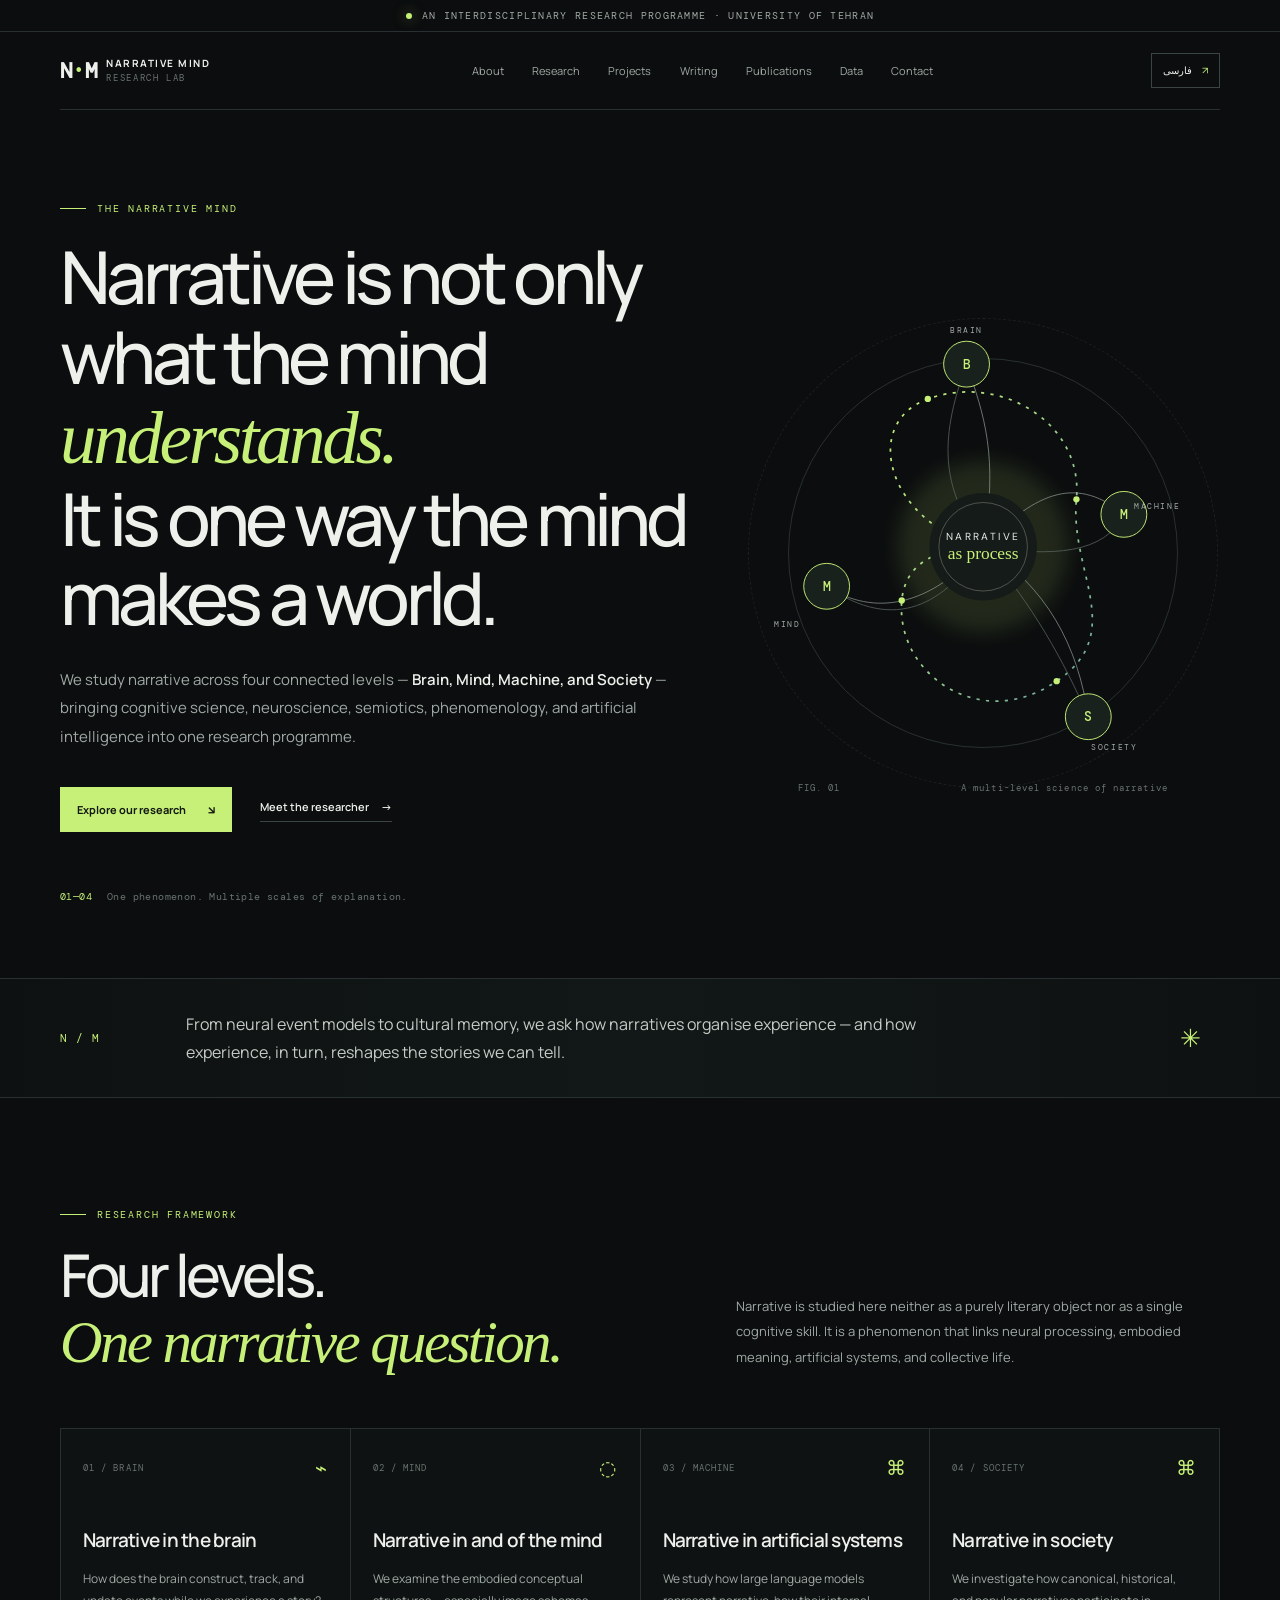
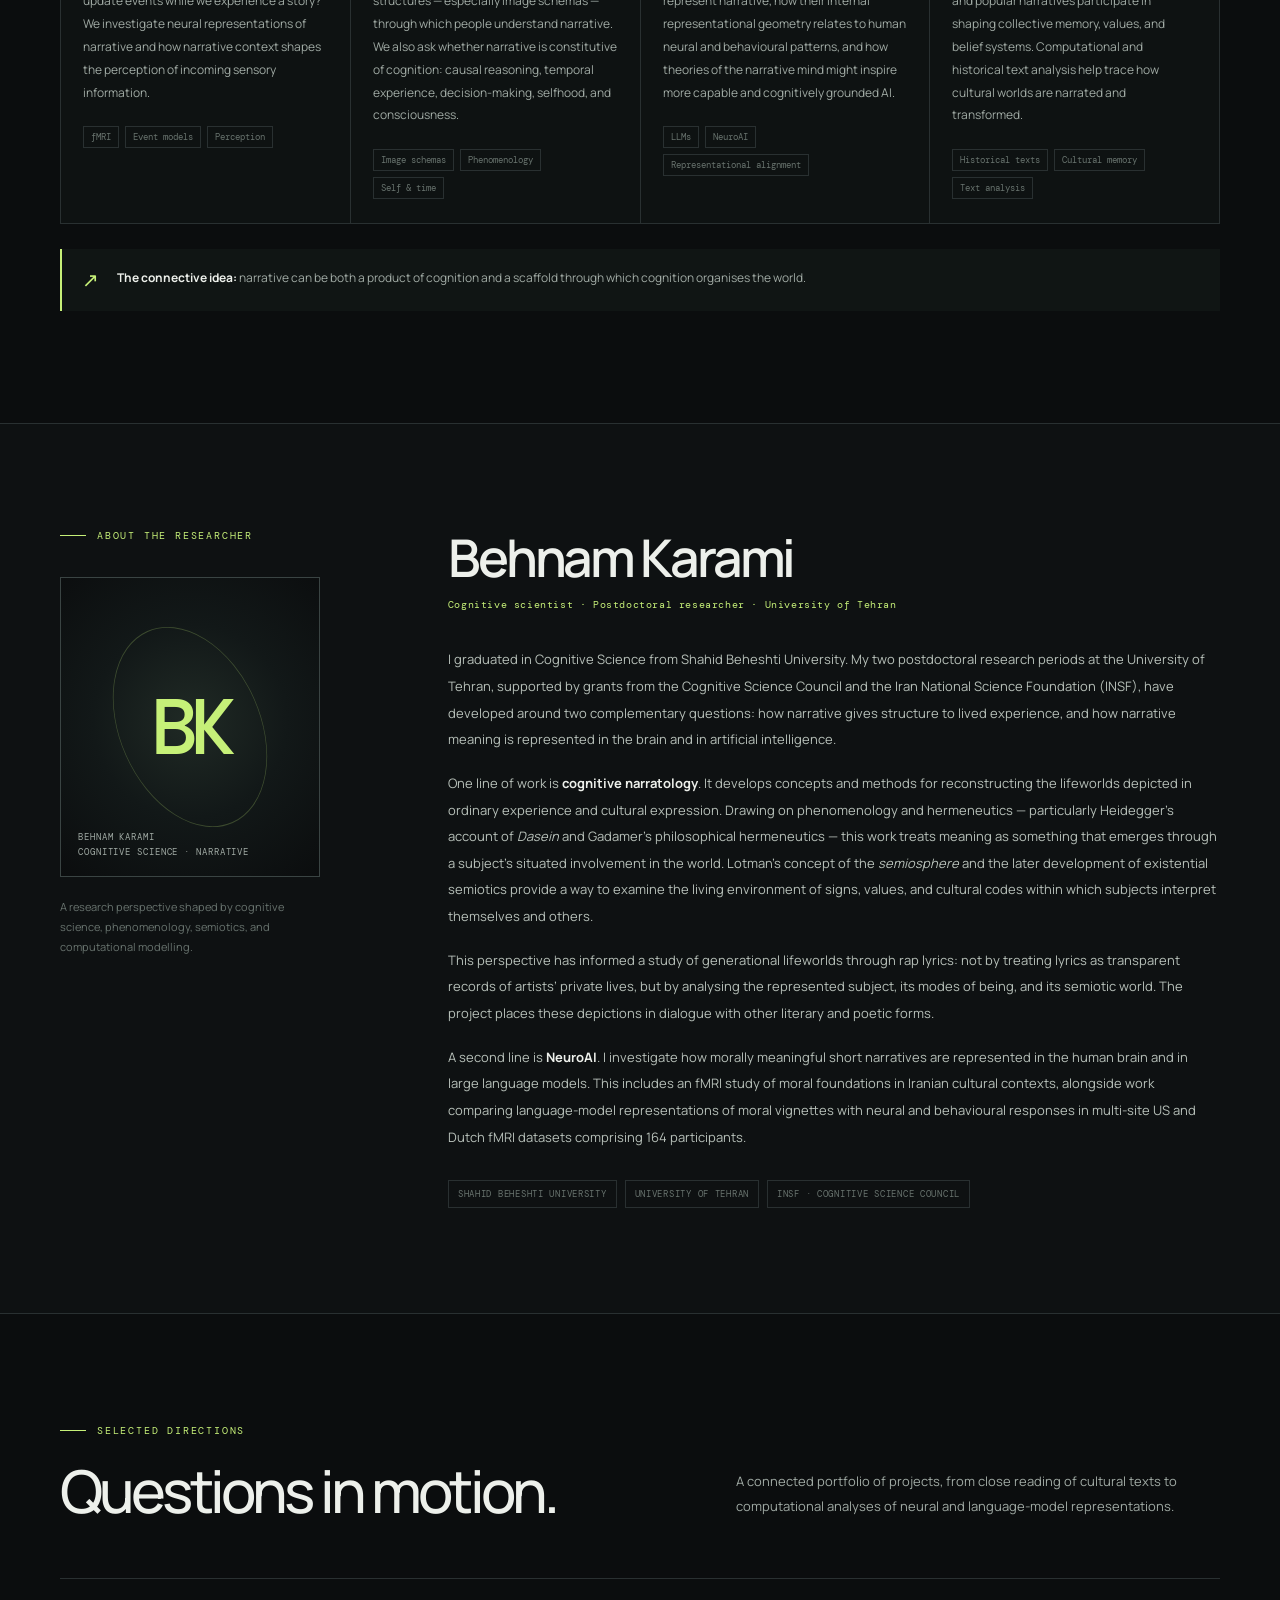
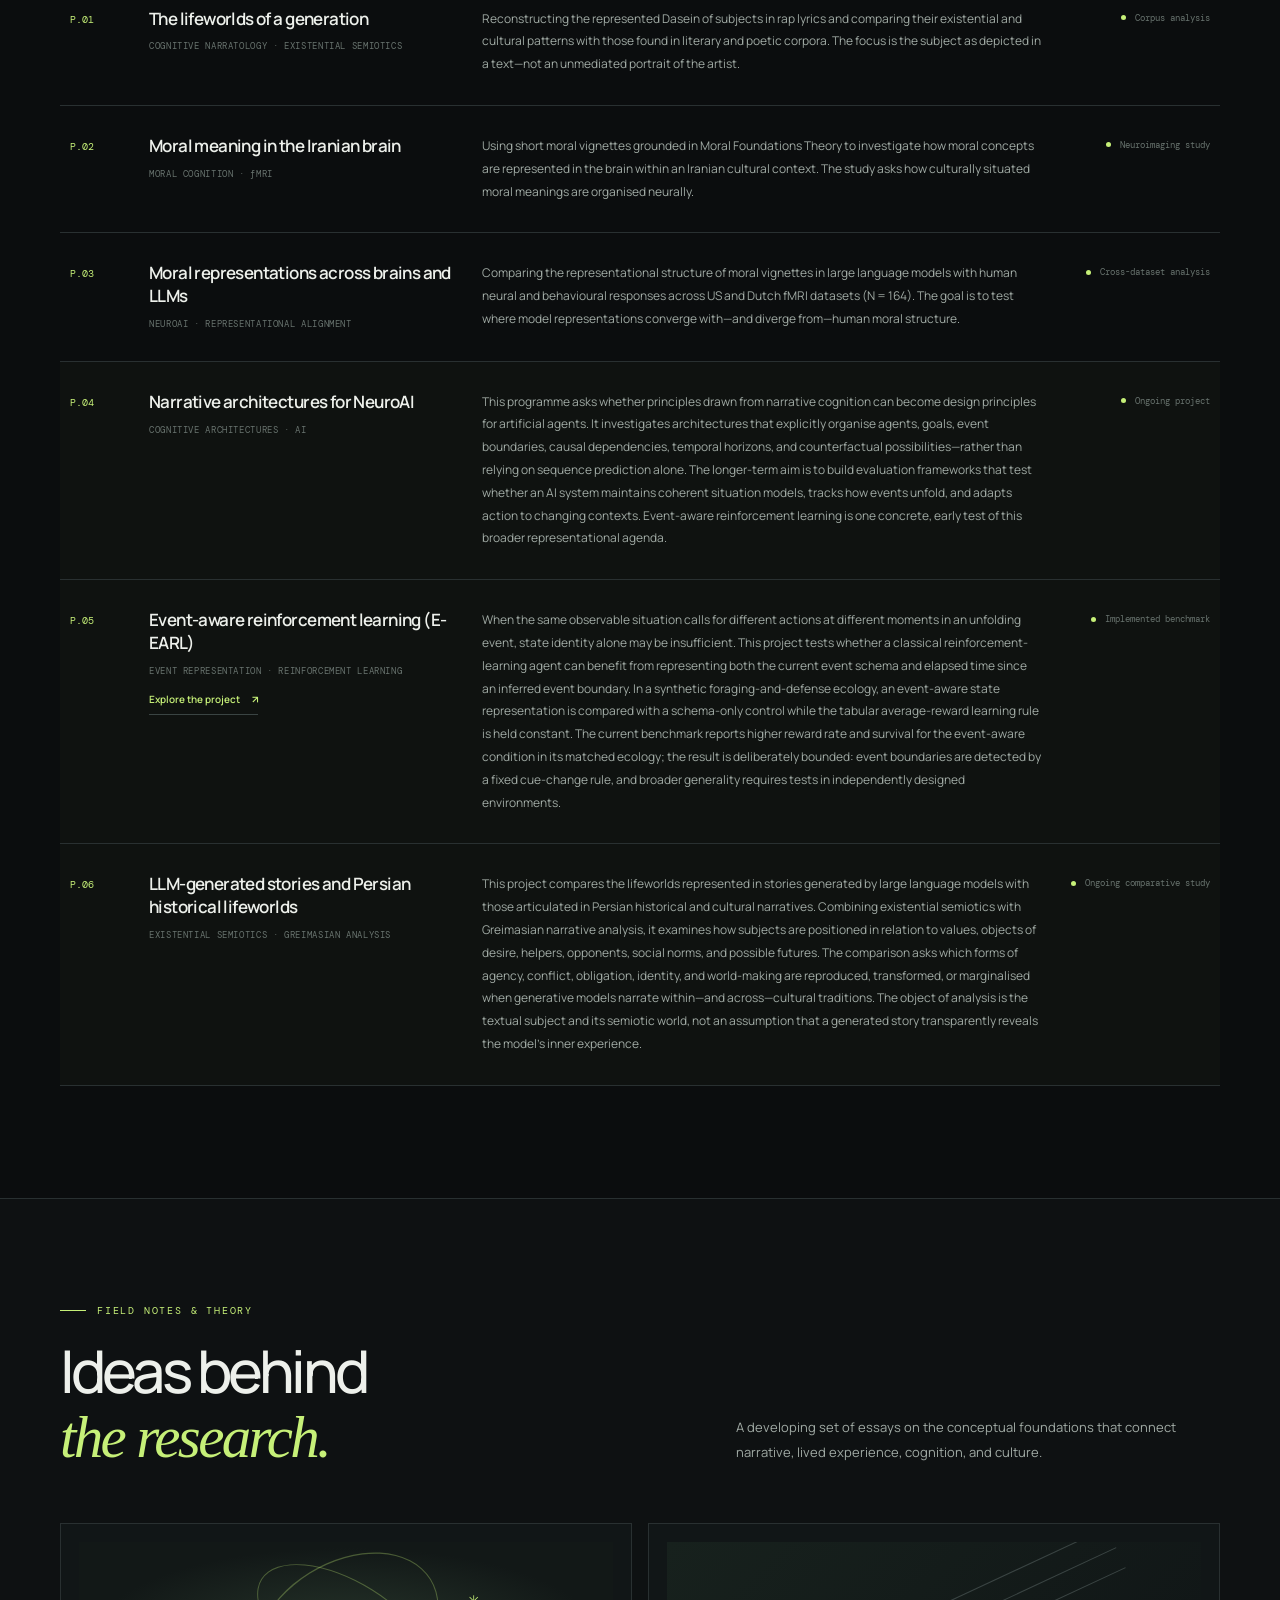
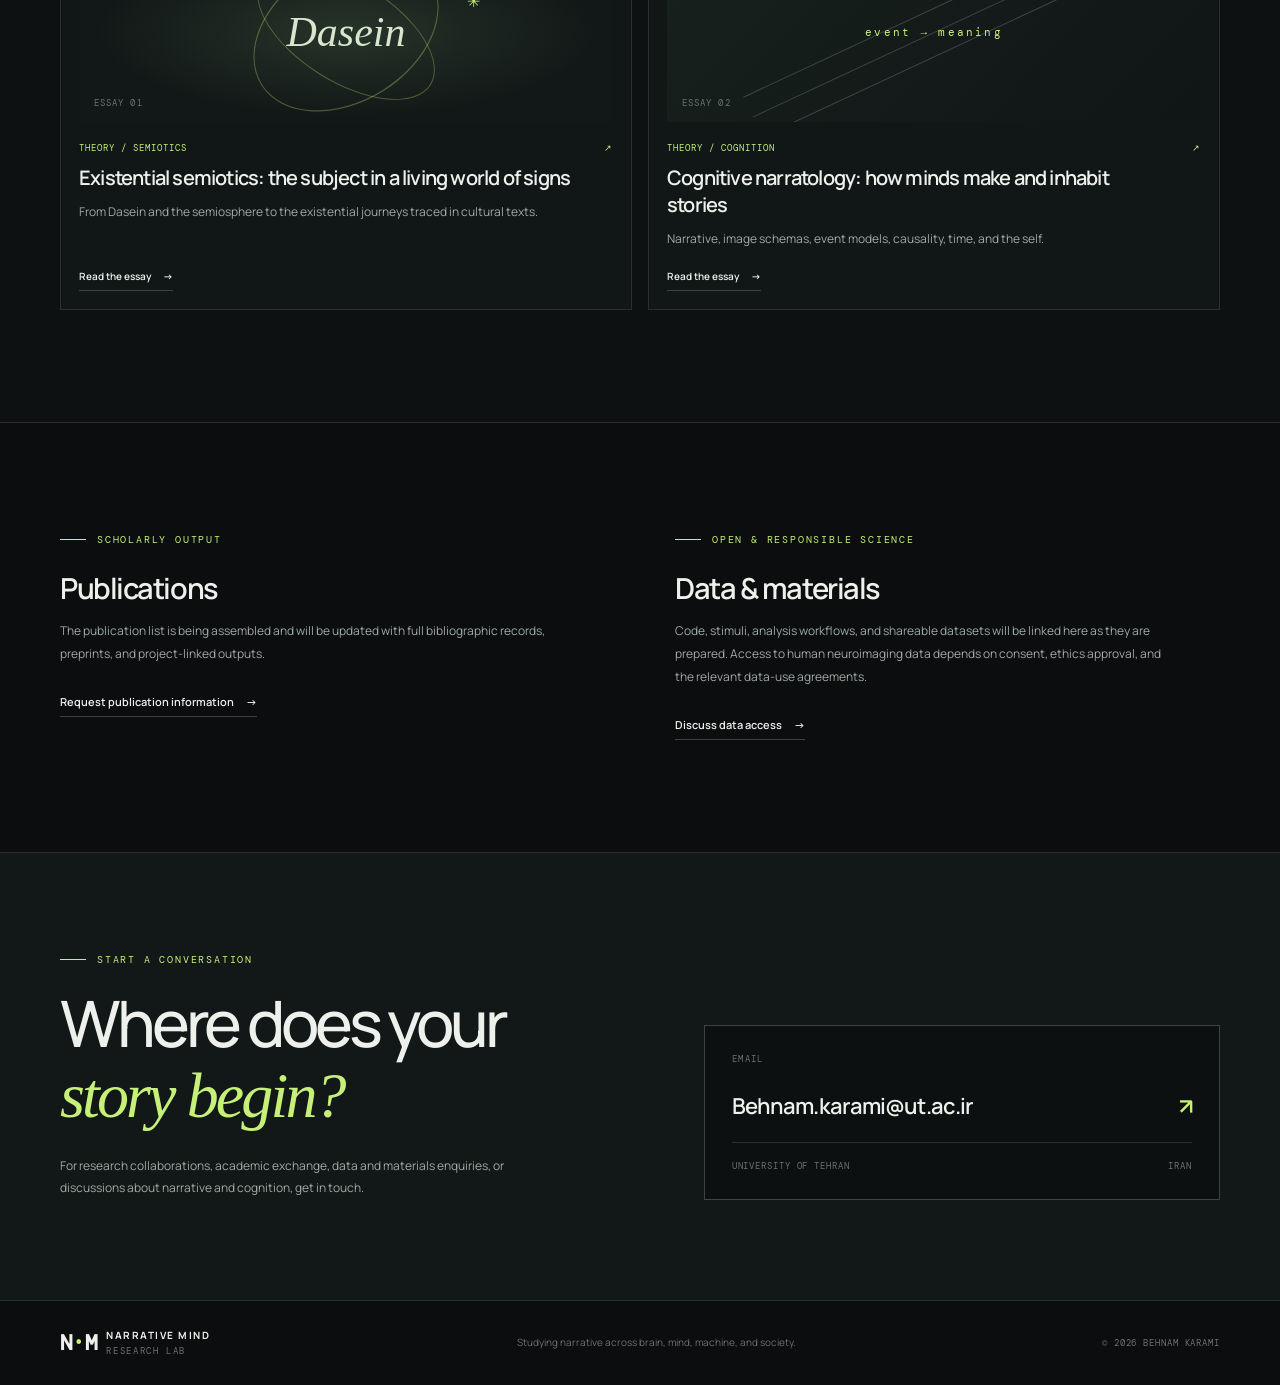
<file: index.html>
<!doctype html>
<html lang="en" dir="ltr">
<head>
  <meta charset="utf-8">
  <meta name="viewport" content="width=device-width, initial-scale=1">
  <meta name="theme-color" content="#0b0d0e">
  <meta name="description" content="Behnam Karami — Narrative Mind Lab. Research on narrative across brain, mind, machine, and society.">
  <title>Narrative Mind Lab — Behnam Karami</title>
  <link rel="icon" type="image/svg+xml" href="assets/favicon.svg">
  <link rel="preconnect" href="https://fonts.googleapis.com">
  <link rel="preconnect" href="https://fonts.gstatic.com" crossorigin>
  <link href="https://fonts.googleapis.com/css2?family=DM+Mono:wght@400;500&family=DM+Sans:wght@400;500;600;700&family=Manrope:wght@400;500;600;700;800&family=Vazirmatn:wght@400;500;600;700&display=swap" rel="stylesheet">
  <link rel="stylesheet" href="assets/styles.css">
  <script defer src="assets/site.js"></script>
</head>
<body>
  <div class="announcement-line"><span class="line-dot"></span><span class="lang-en">An interdisciplinary research programme · University of Tehran</span><span class="lang-fa" hidden>برنامه‌ای پژوهشی میان‌رشته‌ای · دانشگاه تهران</span></div>
  <header class="site-header">
    <a class="brand" href="index.html" aria-label="Narrative Mind Lab home">
      <span class="brand-mark">N<span>·</span>M</span>
      <span class="brand-copy"><strong>NARRATIVE MIND</strong><small>RESEARCH LAB</small></span>
    </a>
    <button class="menu-toggle" aria-label="Open navigation" aria-expanded="false"><span></span><span></span></button>
    <nav class="nav-links" aria-label="Main navigation">
      <a href="#about"><span class="lang-en">About</span><span class="lang-fa" hidden>درباره</span></a>
      <a href="#research"><span class="lang-en">Research</span><span class="lang-fa" hidden>پژوهش</span></a>
      <a href="#projects"><span class="lang-en">Projects</span><span class="lang-fa" hidden>پروژه‌ها</span></a>
      <a href="#writing"><span class="lang-en">Writing</span><span class="lang-fa" hidden>نوشتارها</span></a>
      <a href="#publications"><span class="lang-en">Publications</span><span class="lang-fa" hidden>انتشارات</span></a>
      <a href="#data"><span class="lang-en">Data</span><span class="lang-fa" hidden>داده‌ها</span></a>
      <a href="#contact"><span class="lang-en">Contact</span><span class="lang-fa" hidden>تماس</span></a>
    </nav>
    <button class="language-switch" type="button" aria-label="Switch language"><span class="lang-en">فارسی</span><span class="lang-fa" hidden>English</span><span class="switch-icon">↗</span></button>
  </header>

  <main>
    <section class="hero section-shell" id="top">
      <div class="hero-copy">
        <p class="eyebrow"><span class="eyebrow-rule"></span><span class="lang-en">THE NARRATIVE MIND</span><span class="lang-fa" hidden>ذهنِ روایت‌مند</span></p>
        <h1 class="lang-en">Narrative is not only what the mind <em>understands.</em><br>It is one way the mind makes a world.</h1>
        <h1 class="lang-fa" hidden>روایت فقط چیزی نیست که ذهن آن را <em>می‌فهمد؛</em><br>روایت یکی از راه‌هایی است که ذهن به جهان معنا می‌دهد.</h1>
        <p class="hero-subtitle lang-en">We study narrative across four connected levels — <strong>Brain, Mind, Machine, and Society</strong> — bringing cognitive science, neuroscience, semiotics, phenomenology, and artificial intelligence into one research programme.</p>
        <p class="hero-subtitle lang-fa" hidden>ما روایت را در چهار سطحِ به‌هم‌پیوسته بررسی می‌کنیم: <strong>مغز، ذهن، ماشین و جامعه</strong>؛ و علوم شناختی، علوم اعصاب، نشانه‌شناسی، پدیدارشناسی و هوش مصنوعی را در یک برنامه پژوهشی گرد هم می‌آوریم.</p>
        <div class="hero-actions">
          <a class="button button-primary" href="#research"><span class="lang-en">Explore our research</span><span class="lang-fa" hidden>حوزه‌های پژوهش</span><span aria-hidden="true">↘</span></a>
          <a class="text-link" href="#about"><span class="lang-en">Meet the researcher</span><span class="lang-fa" hidden>آشنایی با پژوهشگر</span><span aria-hidden="true">→</span></a>
        </div>
        <div class="hero-meta"><span class="meta-number">01—04</span><span class="lang-en">One phenomenon. Multiple scales of explanation.</span><span class="lang-fa" hidden>یک پدیده؛ چندین سطح تبیین.</span></div>
      </div>
      <div class="hero-visual" aria-label="A visual map connecting brain, mind, machine, and society through narrative">
        <div class="visual-orbit orbit-one"></div><div class="visual-orbit orbit-two"></div>
        <svg class="narrative-graphic" viewBox="0 0 600 570" role="img" aria-labelledby="graphic-title">
          <title id="graphic-title">Narrative across brain, mind, machine and society</title>
          <defs>
            <linearGradient id="route" x1="0" y1="0" x2="1" y2="1"><stop offset="0" stop-color="#c6f078"/><stop offset="1" stop-color="#6eaaa0"/></linearGradient>
            <filter id="soft"><feGaussianBlur stdDeviation="13"/></filter>
          </defs>
          <circle cx="300" cy="278" r="108" fill="#c6f078" opacity=".12" filter="url(#soft)"/>
          <path d="M300 278 C180 250 144 122 230 91 C322 58 427 121 418 218 C409 309 483 387 393 448 C298 514 189 440 197 346 C202 296 243 280 300 278Z" fill="none" stroke="url(#route)" stroke-width="2.2" stroke-dasharray="4 8"/>
          <path d="M300 278 C370 204 421 190 478 237 M300 278 C233 354 162 367 102 328 M300 278 C320 163 301 111 279 47 M300 278 C380 328 420 403 433 493" fill="none" stroke="#89958c" stroke-width="1.2" opacity=".8"/>
          <path d="M300 278 C250 207 241 150 279 47 M300 278 C389 291 454 287 478 237 M300 278 C251 350 190 388 102 328 M300 278 C365 355 401 421 433 493" fill="none" stroke="#59635e" stroke-width="1"/>
          <circle cx="300" cy="278" r="68" fill="#151b19"/>
          <circle cx="300" cy="278" r="56" fill="none" stroke="#e7e1d4" stroke-opacity=".35"/>
          <text x="300" y="270" fill="#e8ece7" font-family="DM Sans, sans-serif" font-size="13" letter-spacing="3" text-anchor="middle">NARRATIVE</text>
          <text x="300" y="293" fill="#c6f078" font-family="Playfair Display, serif" font-size="22" text-anchor="middle">as process</text>
          <g class="node node-brain"><circle cx="279" cy="47" r="29"/><text x="279" y="53">B</text><text class="node-label" x="279" y="8">BRAIN</text></g>
          <g class="node node-machine"><circle cx="478" cy="237" r="29"/><text x="478" y="243">M</text><text class="node-label" x="520" y="230">MACHINE</text></g>
          <g class="node node-society"><circle cx="433" cy="493" r="29"/><text x="433" y="499">S</text><text class="node-label" x="466" y="535">SOCIETY</text></g>
          <g class="node node-mind"><circle cx="102" cy="328" r="29"/><text x="102" y="334">M</text><text class="node-label" x="52" y="380">MIND</text></g>
          <g fill="#c6f078"><circle cx="230" cy="91" r="4"/><circle cx="418" cy="218" r="4"/><circle cx="197" cy="346" r="4"/><circle cx="393" cy="448" r="4"/></g>
        </svg>
        <div class="visual-caption"><span>FIG. 01</span><span class="lang-en">A multi-level science of narrative</span><span class="lang-fa" hidden>علمی چندسطحی درباره روایت</span></div>
      </div>
    </section>

    <section class="manifesto-band">
      <div class="section-shell manifesto-inner">
        <span class="manifesto-index">N / M</span>
        <p class="lang-en">From neural event models to cultural memory, we ask how narratives organise experience — and how experience, in turn, reshapes the stories we can tell.</p>
        <p class="lang-fa" hidden>از الگوهای رویدادی در مغز تا حافظه فرهنگی، می‌پرسیم روایت‌ها چگونه تجربه را سازمان می‌دهند و تجربه چگونه امکانِ روایت‌کردن را دگرگون می‌کند.</p>
        <span class="manifesto-mark">✳</span>
      </div>
    </section>

    <section class="section-shell section-block" id="research">
      <div class="section-heading">
        <div><p class="eyebrow"><span class="eyebrow-rule"></span><span class="lang-en">RESEARCH FRAMEWORK</span><span class="lang-fa" hidden>چارچوب پژوهش</span></p>
          <h2 class="lang-en">Four levels.<br><em>One narrative question.</em></h2>
          <h2 class="lang-fa" hidden>چهار سطح؛<br><em>یک پرسش درباره روایت.</em></h2></div>
        <p class="section-intro lang-en">Narrative is studied here neither as a purely literary object nor as a single cognitive skill. It is a phenomenon that links neural processing, embodied meaning, artificial systems, and collective life.</p>
        <p class="section-intro lang-fa" hidden>در اینجا روایت نه صرفاً پدیده‌ای ادبی است و نه مهارتی شناختی و منفرد؛ بلکه پدیده‌ای است که پردازش عصبی، معناپردازی بدن‌مند، سامانه‌های مصنوعی و زندگی جمعی را به یکدیگر پیوند می‌دهد.</p>
      </div>
      <div class="research-grid">
        <article class="research-card card-brain"><div class="card-top"><span>01 / BRAIN</span><span class="card-glyph">⌁</span></div><h3 class="lang-en">Narrative in the brain</h3><h3 class="lang-fa" hidden>روایت در مغز</h3><p class="lang-en">How does the brain construct, track, and update events while we experience a story? We investigate neural representations of narrative and how narrative context shapes the perception of incoming sensory information.</p><p class="lang-fa" hidden>مغز هنگام تجربه یک روایت چگونه رویدادها را می‌سازد، دنبال می‌کند و به‌روزرسانی می‌کند؟ ما بازنمایی‌های عصبی روایت و نقش بافت روایی در شکل‌دادن به ادراک داده‌های حسیِ تازه‌وارد را بررسی می‌کنیم.</p><div class="card-tags"><span>fMRI</span><span>Event models</span><span>Perception</span></div></article>
        <article class="research-card card-mind"><div class="card-top"><span>02 / MIND</span><span class="card-glyph">◌</span></div><h3 class="lang-en">Narrative in and of the mind</h3><h3 class="lang-fa" hidden>روایت در ساختار ذهن</h3><p class="lang-en">We examine the embodied conceptual structures — especially image schemas — through which people understand narrative. We also ask whether narrative is constitutive of cognition: causal reasoning, temporal experience, decision-making, selfhood, and consciousness.</p><p class="lang-fa" hidden>ما ساختارهای مفهومیِ بدن‌مند، به‌ویژه طرح‌واره‌های تصویری، را بررسی می‌کنیم که از طریق آن‌ها روایت فهمیده می‌شود. همچنین می‌پرسیم آیا روایت در تکوینِ خودِ شناخت نقشی بنیادی دارد: در استدلال علّی، تجربه زمان، تصمیم‌گیری، خویشتن و آگاهی.</p><div class="card-tags"><span>Image schemas</span><span>Phenomenology</span><span>Self & time</span></div></article>
        <article class="research-card card-machine"><div class="card-top"><span>03 / MACHINE</span><span class="card-glyph">⌘</span></div><h3 class="lang-en">Narrative in artificial systems</h3><h3 class="lang-fa" hidden>روایت در سامانه‌های مصنوعی</h3><p class="lang-en">We study how large language models represent narrative, how their internal representational geometry relates to human neural and behavioural patterns, and how theories of the narrative mind might inspire more capable and cognitively grounded AI.</p><p class="lang-fa" hidden>ما بررسی می‌کنیم مدل‌های زبانی بزرگ روایت را چگونه بازنمایی می‌کنند، هندسه بازنمایی‌های درونی آن‌ها چه نسبتی با الگوهای عصبی و رفتاری انسان دارد و نظریه‌های ذهن روایت‌مند چگونه می‌توانند الهام‌بخش هوش مصنوعیِ توانمندتر و شناخت‌بنیادتر باشند.</p><div class="card-tags"><span>LLMs</span><span>NeuroAI</span><span>Representational alignment</span></div></article>
        <article class="research-card card-society"><div class="card-top"><span>04 / SOCIETY</span><span class="card-glyph">⌘</span></div><h3 class="lang-en">Narrative in society</h3><h3 class="lang-fa" hidden>روایت در جامعه</h3><p class="lang-en">We investigate how canonical, historical, and popular narratives participate in shaping collective memory, values, and belief systems. Computational and historical text analysis help trace how cultural worlds are narrated and transformed.</p><p class="lang-fa" hidden>ما بررسی می‌کنیم روایت‌های معیار، تاریخی و عامه‌پسند چگونه در شکل‌گیری حافظه جمعی، ارزش‌ها و نظام‌های باور مشارکت می‌کنند. تحلیل محاسباتی و تاریخی متون امکان ردیابی چگونگی روایت‌شدن و دگرگونی جهان‌های فرهنگی را فراهم می‌کند.</p><div class="card-tags"><span>Historical texts</span><span>Cultural memory</span><span>Text analysis</span></div></article>
      </div>
      <div class="framework-note"><span class="note-symbol">↗</span><p class="lang-en"><strong>The connective idea:</strong> narrative can be both a product of cognition and a scaffold through which cognition organises the world.</p><p class="lang-fa" hidden><strong>ایده پیونددهنده:</strong> روایت هم می‌تواند محصول شناخت باشد و هم داربستی که شناخت از طریق آن جهان را سازمان می‌دهد.</p></div>
    </section>

    <section class="about-section" id="about">
      <div class="section-shell about-layout">
        <div class="about-side"><p class="eyebrow"><span class="eyebrow-rule"></span><span class="lang-en">ABOUT THE RESEARCHER</span><span class="lang-fa" hidden>درباره پژوهشگر</span></p><div class="portrait-placeholder"><span class="portrait-initials">BK</span><span class="portrait-caption">BEHNAM KARAMI<br>COGNITIVE SCIENCE · NARRATIVE</span><div class="portrait-orbit"></div></div><p class="about-side-note lang-en">A research perspective shaped by cognitive science, phenomenology, semiotics, and computational modelling.</p><p class="about-side-note lang-fa" hidden>نگاهی پژوهشی در تلاقی علوم شناختی، پدیدارشناسی، نشانه‌شناسی و مدل‌سازی محاسباتی.</p></div>
        <div class="about-main"><h2 class="lang-en">Behnam Karami</h2><h2 class="lang-fa" hidden>بهنام کرمی</h2><p class="about-role lang-en">Cognitive scientist · Postdoctoral researcher · University of Tehran</p><p class="about-role lang-fa" hidden>پژوهشگر علوم شناختی · پژوهشگر پسادکتری · دانشگاه تهران</p>
          <div class="about-prose lang-en"><p>I graduated in Cognitive Science from Shahid Beheshti University. My two postdoctoral research periods at the University of Tehran, supported by grants from the Cognitive Science Council and the Iran National Science Foundation (INSF), have developed around two complementary questions: how narrative gives structure to lived experience, and how narrative meaning is represented in the brain and in artificial intelligence.</p><p>One line of work is <strong>cognitive narratology</strong>. It develops concepts and methods for reconstructing the lifeworlds depicted in ordinary experience and cultural expression. Drawing on phenomenology and hermeneutics — particularly Heidegger’s account of <em>Dasein</em> and Gadamer’s philosophical hermeneutics — this work treats meaning as something that emerges through a subject’s situated involvement in the world. Lotman’s concept of the <em>semiosphere</em> and the later development of existential semiotics provide a way to examine the living environment of signs, values, and cultural codes within which subjects interpret themselves and others.</p><p>This perspective has informed a study of generational lifeworlds through rap lyrics: not by treating lyrics as transparent records of artists’ private lives, but by analysing the represented subject, its modes of being, and its semiotic world. The project places these depictions in dialogue with other literary and poetic forms.</p><p>A second line is <strong>NeuroAI</strong>. I investigate how morally meaningful short narratives are represented in the human brain and in large language models. This includes an fMRI study of moral foundations in Iranian cultural contexts, alongside work comparing language-model representations of moral vignettes with neural and behavioural responses in multi-site US and Dutch fMRI datasets comprising 164 participants.</p></div>
          <div class="about-prose lang-fa" hidden><p>من در رشته علوم شناختی از دانشگاه شهید بهشتی فارغ‌التحصیل شده‌ام. دو دوره پژوهش پسادکتری من در دانشگاه تهران، با حمایت گرنت‌هایی از شورای عالی علوم شناختی و بنیاد ملی علم ایران (INSF)، حول دو پرسش مکمل شکل گرفته‌اند: روایت چگونه به تجربه زیسته ساختار می‌دهد و معنای روایی چگونه در مغز و هوش مصنوعی بازنمایی می‌شود؟</p><p>یکی از این مسیرها <strong>روایت‌شناسی شناختی</strong> است. در این مسیر، مفاهیم و روش‌هایی برای بازسازی زیست‌جهان‌های بازنمایی‌شده در تجربه روزمره و بیان فرهنگی توسعه می‌دهم. این پژوهش با تکیه بر پدیدارشناسی و هرمنوتیک — به‌ویژه مفهوم <em>دازاین</em> در اندیشه هایدگر و هرمنوتیک فلسفی گادامر — معنا را حاصل درگیریِ موقعیت‌مندِ سوژه با جهان می‌داند. مفهوم <em>سپهر نشانه‌ای</em> یوری لوتمان و بسط‌های بعدی آن در نشانه‌شناسی هستی‌گرا، چارچوبی برای مطالعه محیط زنده نشانه‌ها، ارزش‌ها و رمزگان فرهنگی فراهم می‌کنند؛ محیطی که سوژه درون آن خود و دیگری را تفسیر می‌کند.</p><p>این چشم‌انداز در مطالعه زیست‌جهان‌های نسلی از طریق متن ترانه‌های رپ به کار گرفته شده است: نه با فرض اینکه ترانه‌ها بازتابی شفاف از زندگی خصوصی هنرمندان‌اند، بلکه از طریق تحلیل سوژه بازنمایی‌شده، شیوه‌های بودن او و جهان نشانه‌ای پیرامونش. این پروژه این بازنمایی‌ها را در کنار دیگر صورت‌های ادبی و شعری قرار می‌دهد.</p><p>مسیر دوم پژوهش من <strong>نورواِی‌آی (NeuroAI)</strong> است. در این حوزه بررسی می‌کنم روایت‌های کوتاهِ واجد معنای اخلاقی چگونه در مغز انسان و مدل‌های زبانی بزرگ بازنمایی می‌شوند. این برنامه شامل مطالعه‌ای مبتنی بر fMRI درباره بنیادهای اخلاقی در بافت فرهنگی ایران و نیز مقایسه بازنمایی وینیت‌های اخلاقی در مدل‌های زبانی با پاسخ‌های عصبی و رفتاری در مجموعه‌داده‌های چندمرکزی fMRI از نمونه‌های آمریکا و هلند، شامل ۱۶۴ شرکت‌کننده، است.</p></div>
          <div class="credential-row"><span>SHAHID BEHESHTI UNIVERSITY</span><span>UNIVERSITY OF TEHRAN</span><span>INSF · COGNITIVE SCIENCE COUNCIL</span></div>
        </div>
      </div>
    </section>

    <section class="section-shell section-block" id="projects">
      <div class="section-heading"><div><p class="eyebrow"><span class="eyebrow-rule"></span><span class="lang-en">SELECTED DIRECTIONS</span><span class="lang-fa" hidden>مسیرهای پژوهشی</span></p><h2 class="lang-en">Questions in motion.</h2><h2 class="lang-fa" hidden>پرسش‌هایی در جریان.</h2></div><p class="section-intro lang-en">A connected portfolio of projects, from close reading of cultural texts to computational analyses of neural and language-model representations.</p><p class="section-intro lang-fa" hidden>مجموعه‌ای به‌هم‌پیوسته از پروژه‌ها؛ از خوانش دقیق متون فرهنگی تا تحلیل محاسباتی بازنمایی‌های عصبی و مدل‌های زبانی.</p></div>
      <div class="project-list">
        <article class="project-row">
          <div class="project-number">P.01</div>
          <div class="project-title"><h3 class="lang-en">The lifeworlds of a generation</h3><h3 class="lang-fa" hidden>زیست‌جهان‌های یک نسل</h3><span class="project-label">COGNITIVE NARRATOLOGY · EXISTENTIAL SEMIOTICS</span></div>
          <div class="project-description"><p class="lang-en">Reconstructing the represented Dasein of subjects in rap lyrics and comparing their existential and cultural patterns with those found in literary and poetic corpora. The focus is the subject as depicted in a text—not an unmediated portrait of the artist.</p><p class="lang-fa" hidden>بازسازی دازاینِ بازنمایی‌شده در ترانه‌های رپ و مقایسه الگوهای وجودی و فرهنگی آن با الگوهای موجود در پیکره‌های ادبی و شعری. تمرکز بر سوژه‌ای است که متن بازنمایی می‌کند، نه تصویری بی‌واسطه از زندگی خصوصی هنرمند.</p></div>
          <span class="project-status"><i></i><span class="lang-en">Corpus analysis</span><span class="lang-fa" hidden>تحلیل پیکره متنی</span></span>
        </article>
        <article class="project-row">
          <div class="project-number">P.02</div>
          <div class="project-title"><h3 class="lang-en">Moral meaning in the Iranian brain</h3><h3 class="lang-fa" hidden>معنای اخلاقی در مغز ایرانی</h3><span class="project-label">MORAL COGNITION · fMRI</span></div>
          <div class="project-description"><p class="lang-en">Using short moral vignettes grounded in Moral Foundations Theory to investigate how moral concepts are represented in the brain within an Iranian cultural context. The study asks how culturally situated moral meanings are organised neurally.</p><p class="lang-fa" hidden>به‌کارگیری وینیت‌های کوتاه اخلاقی مبتنی بر نظریه بنیادهای اخلاقی برای بررسی بازنمایی مفاهیم اخلاقی در مغز، در بافت فرهنگی ایران. پرسش محوری این است که معناهای اخلاقیِ برآمده از یک زمینه فرهنگی چگونه در سطح عصبی سازمان می‌یابند.</p></div>
          <span class="project-status"><i></i><span class="lang-en">Neuroimaging study</span><span class="lang-fa" hidden>مطالعه تصویربرداری عصبی</span></span>
        </article>
        <article class="project-row">
          <div class="project-number">P.03</div>
          <div class="project-title"><h3 class="lang-en">Moral representations across brains and LLMs</h3><h3 class="lang-fa" hidden>بازنمایی اخلاق در مغزها و مدل‌های زبانی</h3><span class="project-label">NEUROAI · REPRESENTATIONAL ALIGNMENT</span></div>
          <div class="project-description"><p class="lang-en">Comparing the representational structure of moral vignettes in large language models with human neural and behavioural responses across US and Dutch fMRI datasets (N = 164). The goal is to test where model representations converge with—and diverge from—human moral structure.</p><p class="lang-fa" hidden>مقایسه ساختار بازنمایی وینیت‌های اخلاقی در مدل‌های زبانی بزرگ با پاسخ‌های عصبی و رفتاری انسان در مجموعه‌داده‌های fMRI از آمریکا و هلند (۱۶۴ شرکت‌کننده). هدف، آزمون نقاط همگرایی و واگرایی بازنمایی‌های مدل با ساختار اخلاقی انسان است.</p></div>
          <span class="project-status"><i></i><span class="lang-en">Cross-dataset analysis</span><span class="lang-fa" hidden>تحلیل بین‌مجموعه‌داده‌ای</span></span>
        </article>
        <article class="project-row project-featured">
          <div class="project-number">P.04</div>
          <div class="project-title"><h3 class="lang-en">Narrative architectures for NeuroAI</h3><h3 class="lang-fa" hidden>معماری‌های روایی برای نورواِی‌آی</h3><span class="project-label">COGNITIVE ARCHITECTURES · AI</span></div>
          <div class="project-description"><p class="lang-en">This programme asks whether principles drawn from narrative cognition can become design principles for artificial agents. It investigates architectures that explicitly organise agents, goals, event boundaries, causal dependencies, temporal horizons, and counterfactual possibilities—rather than relying on sequence prediction alone. The longer-term aim is to build evaluation frameworks that test whether an AI system maintains coherent situation models, tracks how events unfold, and adapts action to changing contexts. Event-aware reinforcement learning is one concrete, early test of this broader representational agenda.</p><p class="lang-fa" hidden>این برنامه می‌پرسد آیا اصول برگرفته از شناخت روایی می‌توانند به اصولی برای طراحی عامل‌های مصنوعی تبدیل شوند. تمرکز بر معماری‌هایی است که کنشگران، هدف‌ها، مرزهای رویدادی، وابستگی‌های علّی، افق‌های زمانی و امکان‌های خلاف‌واقع را به‌طور صریح سازمان می‌دهند؛ نه آنکه صرفاً به پیش‌بینی توالی تکیه کنند. هدف بلندمدت، توسعه چارچوب‌هایی برای ارزیابی این است که آیا سامانه هوش مصنوعی می‌تواند مدل موقعیتی منسجم حفظ کند، چگونگی تحول رویدادها را دنبال کند و کنش خود را با زمینه‌های متغیر سازگار سازد. یادگیری تقویتی آگاه از رویداد، یکی از آزمون‌های عینی و اولیه این برنامه گسترده‌تر است.</p></div>
          <span class="project-status"><i></i><span class="lang-en">Ongoing project</span><span class="lang-fa" hidden>پروژه در حال انجام</span></span>
        </article>
        <article class="project-row project-featured">
          <div class="project-number">P.05</div>
          <div class="project-title"><h3 class="lang-en">Event-aware reinforcement learning (E-EARL)</h3><h3 class="lang-fa" hidden>یادگیری تقویتی آگاه از رویداد</h3><span class="project-label">EVENT REPRESENTATION · REINFORCEMENT LEARNING</span><a class="project-external" href="https://behnam-css.github.io/Event-Aware-RL/" target="_blank" rel="noopener noreferrer"><span class="lang-en">Explore the project</span><span class="lang-fa" hidden>مشاهده پروژه</span> ↗</a></div>
          <div class="project-description"><p class="lang-en">When the same observable situation calls for different actions at different moments in an unfolding event, state identity alone may be insufficient. This project tests whether a classical reinforcement-learning agent can benefit from representing both the current event schema and elapsed time since an inferred event boundary. In a synthetic foraging-and-defense ecology, an event-aware state representation is compared with a schema-only control while the tabular average-reward learning rule is held constant. The current benchmark reports higher reward rate and survival for the event-aware condition in its matched ecology; the result is deliberately bounded: event boundaries are detected by a fixed cue-change rule, and broader generality requires tests in independently designed environments.</p><p class="lang-fa" hidden>وقتی یک موقعیت مشاهده‌پذیرِ یکسان، بسته به جایگاه زمانی آن در رویدادی در حال تحول، کنش‌های متفاوتی می‌طلبد، هویت حالت به‌تنهایی ممکن است کافی نباشد. این پروژه می‌آزماید که آیا عامل یادگیری تقویتی کلاسیک با بازنمایی هم‌زمانِ طرح‌واره رویداد جاری و زمان سپری‌شده از مرز استنباط‌شده رویداد، عملکرد بهتری خواهد داشت یا نه. در یک بوم‌شناسی مصنوعیِ جست‌وجوی غذا و دفاع، بازنمایی آگاه از رویداد با وضعیتِ صرفاً مبتنی بر طرح‌واره مقایسه می‌شود، در حالی که قاعده یادگیری جدولیِ پاداش میانگین ثابت نگه داشته می‌شود. بنچمارک کنونی در بوم‌شناسیِ کنترل‌شده خود، نرخ پاداش و بقا را برای وضعیت آگاه از رویداد بالاتر گزارش می‌کند؛ اما دامنه این نتیجه محدود است: مرزهای رویداد با قاعده ثابتی مبتنی بر تغییر نشانه تشخیص داده می‌شوند و تعمیم‌پذیری آن باید در محیط‌هایی با طراحی مستقل آزموده شود.</p></div>
          <span class="project-status"><i></i><span class="lang-en">Implemented benchmark</span><span class="lang-fa" hidden>بنچمارک پیاده‌سازی‌شده</span></span>
        </article>
        <article class="project-row project-featured">
          <div class="project-number">P.06</div>
          <div class="project-title"><h3 class="lang-en">LLM-generated stories and Persian historical lifeworlds</h3><h3 class="lang-fa" hidden>داستان‌های تولیدشده با مدل‌های زبانی و زیست‌جهان‌های تاریخی ایران</h3><span class="project-label">EXISTENTIAL SEMIOTICS · GREIMASIAN ANALYSIS</span></div>
          <div class="project-description"><p class="lang-en">This project compares the lifeworlds represented in stories generated by large language models with those articulated in Persian historical and cultural narratives. Combining existential semiotics with Greimasian narrative analysis, it examines how subjects are positioned in relation to values, objects of desire, helpers, opponents, social norms, and possible futures. The comparison asks which forms of agency, conflict, obligation, identity, and world-making are reproduced, transformed, or marginalised when generative models narrate within—and across—cultural traditions. The object of analysis is the textual subject and its semiotic world, not an assumption that a generated story transparently reveals the model's inner experience.</p><p class="lang-fa" hidden>این پروژه زیست‌جهان‌های بازنمایی‌شده در داستان‌های تولیدشده به‌وسیله مدل‌های زبانی بزرگ را با زیست‌جهان‌هایی مقایسه می‌کند که در روایت‌های تاریخی و فرهنگی فارسی صورت‌بندی شده‌اند. پژوهش با ترکیب نشانه‌شناسی هستی‌گرا و تحلیل رواییِ گریماسی، بررسی می‌کند سوژه‌ها چگونه در نسبت با ارزش‌ها، ابژه‌های میل، یاری‌گران، مخالفان، هنجارهای اجتماعی و آینده‌های ممکن جای‌گذاری می‌شوند. پرسش این است که هنگام روایت‌پردازی مدل‌های مولد درون سنت‌های فرهنگی یا میان آن‌ها، چه صورت‌هایی از عاملیت، تعارض، تعهد، هویت و جهان‌سازی بازتولید، دگرگون یا به حاشیه رانده می‌شوند. موضوع تحلیل، سوژه متنی و جهان نشانه‌ای آن است؛ نه این پیش‌فرض که داستان تولیدشده به‌طور شفاف تجربه درونی مدل را آشکار می‌کند.</p></div>
          <span class="project-status"><i></i><span class="lang-en">Ongoing comparative study</span><span class="lang-fa" hidden>مطالعه تطبیقی در حال انجام</span></span>
        </article>
      </div>
    </section>

    <section class="writing-section" id="writing">
      <div class="section-shell">
        <div class="section-heading"><div><p class="eyebrow"><span class="eyebrow-rule"></span><span class="lang-en">FIELD NOTES & THEORY</span><span class="lang-fa" hidden>یادداشت‌ها و مبانی نظری</span></p><h2 class="lang-en">Ideas behind<br><em>the research.</em></h2><h2 class="lang-fa" hidden>ایده‌هایی در پسِ<br><em>پژوهش.</em></h2></div><p class="section-intro lang-en">A developing set of essays on the conceptual foundations that connect narrative, lived experience, cognition, and culture.</p><p class="section-intro lang-fa" hidden>مجموعه‌ای در حال گسترش از جستارها درباره مبانی مفهومیِ پیونددهنده روایت، تجربه زیسته، شناخت و فرهنگ.</p></div>
        <div class="writing-grid">
          <a class="writing-card writing-feature" href="blog/existential-semiotics.html"><div class="writing-art art-semiotics"><span class="art-word">Dasein</span><span class="art-orbit orbit-a"></span><span class="art-orbit orbit-b"></span><span class="art-node">✳</span><span class="art-index">ESSAY 01</span></div><div class="writing-meta"><span>THEORY / SEMIOTICS</span><span>↗</span></div><h3 class="lang-en">Existential semiotics: the subject in a living world of signs</h3><h3 class="lang-fa" hidden>نشانه‌شناسی هستی‌گرا: سوژه در جهان زنده نشانه‌ها</h3><p class="lang-en">From Dasein and the semiosphere to the existential journeys traced in cultural texts.</p><p class="lang-fa" hidden>از دازاین و سپهر نشانه‌ای تا سفرهای وجودی‌ای که در متون فرهنگی ردگیری می‌شوند.</p><span class="read-link"><span class="lang-en">Read the essay</span><span class="lang-fa" hidden>خواندن جستار</span> <b>→</b></span></a>
          <a class="writing-card" href="blog/cognitive-narratology.html"><div class="writing-art art-cognition"><span class="art-word">event → meaning</span><span class="cognition-lines"></span><span class="art-index">ESSAY 02</span></div><div class="writing-meta"><span>THEORY / COGNITION</span><span>↗</span></div><h3 class="lang-en">Cognitive narratology: how minds make and inhabit stories</h3><h3 class="lang-fa" hidden>روایت‌شناسی شناختی: ذهن‌ها چگونه روایت می‌سازند و در آن زیست می‌کنند؟</h3><p class="lang-en">Narrative, image schemas, event models, causality, time, and the self.</p><p class="lang-fa" hidden>روایت، طرح‌واره‌های تصویری، مدل‌های رویدادی، علیت، زمان و خویشتن.</p><span class="read-link"><span class="lang-en">Read the essay</span><span class="lang-fa" hidden>خواندن جستار</span> <b>→</b></span></a>
        </div>
      </div>
    </section>

    <section class="section-shell section-block publication-data-grid">
      <div class="mini-section" id="publications"><p class="eyebrow"><span class="eyebrow-rule"></span><span class="lang-en">SCHOLARLY OUTPUT</span><span class="lang-fa" hidden>بروندادهای علمی</span></p><h2 class="lang-en">Publications</h2><h2 class="lang-fa" hidden>انتشارات</h2><p class="lang-en">The publication list is being assembled and will be updated with full bibliographic records, preprints, and project-linked outputs.</p><p class="lang-fa" hidden>فهرست انتشارات در حال تدوین است و با اطلاعات کامل کتاب‌شناختی، نسخه‌های پیش‌چاپ و بروندادهای مرتبط با پروژه‌ها به‌روزرسانی خواهد شد.</p><a class="text-link" href="mailto:Behnam.karami@ut.ac.ir?subject=Publication%20list"><span class="lang-en">Request publication information</span><span class="lang-fa" hidden>درخواست اطلاعات انتشارات</span> <span>→</span></a></div>
      <div class="mini-section data-mini" id="data"><p class="eyebrow"><span class="eyebrow-rule"></span><span class="lang-en">OPEN & RESPONSIBLE SCIENCE</span><span class="lang-fa" hidden>علم باز و مسئولانه</span></p><h2 class="lang-en">Data & materials</h2><h2 class="lang-fa" hidden>داده‌ها و مواد پژوهش</h2><p class="lang-en">Code, stimuli, analysis workflows, and shareable datasets will be linked here as they are prepared. Access to human neuroimaging data depends on consent, ethics approval, and the relevant data-use agreements.</p><p class="lang-fa" hidden>کدها، محرک‌ها، روندهای تحلیل و مجموعه‌داده‌های قابل اشتراک پس از آماده‌سازی در این بخش قرار خواهند گرفت. دسترسی به داده‌های تصویربرداری عصبی انسان تابع رضایت آگاهانه، مجوزهای اخلاقی و توافق‌نامه‌های استفاده از داده است.</p><a class="text-link" href="mailto:Behnam.karami@ut.ac.ir?subject=Research%20data%20request"><span class="lang-en">Discuss data access</span><span class="lang-fa" hidden>گفت‌وگو درباره دسترسی به داده</span> <span>→</span></a></div>
    </section>

    <section class="contact-section" id="contact"><div class="section-shell contact-layout"><div><p class="eyebrow"><span class="eyebrow-rule"></span><span class="lang-en">START A CONVERSATION</span><span class="lang-fa" hidden>آغاز یک گفت‌وگو</span></p><h2 class="lang-en">Where does your<br><em>story begin?</em></h2><h2 class="lang-fa" hidden>روایت پژوهشی شما<br><em>از کجا آغاز می‌شود؟</em></h2><p class="contact-copy lang-en">For research collaborations, academic exchange, data and materials enquiries, or discussions about narrative and cognition, get in touch.</p><p class="contact-copy lang-fa" hidden>برای همکاری پژوهشی، تبادل علمی، درخواست داده و مواد پژوهشی یا گفت‌وگو درباره روایت و شناخت، با من در تماس باشید.</p></div><div class="contact-card"><span class="contact-label">EMAIL</span><a class="contact-email" href="mailto:Behnam.karami@ut.ac.ir">Behnam.karami@ut.ac.ir <span>↗</span></a><div class="contact-foot"><span>UNIVERSITY OF TEHRAN</span><span>IRAN</span></div></div></div></section>
  </main>
  <footer class="site-footer"><div class="section-shell footer-inner"><a class="brand footer-brand" href="#top"><span class="brand-mark">N<span>·</span>M</span><span class="brand-copy"><strong>NARRATIVE MIND</strong><small>RESEARCH LAB</small></span></a><p class="lang-en">Studying narrative across brain, mind, machine, and society.</p><p class="lang-fa" hidden>مطالعه روایت در مغز، ذهن، ماشین و جامعه.</p><span class="footer-copy">© <span id="year"></span> BEHNAM KARAMI</span></div></footer>
</body>
</html>
</file>
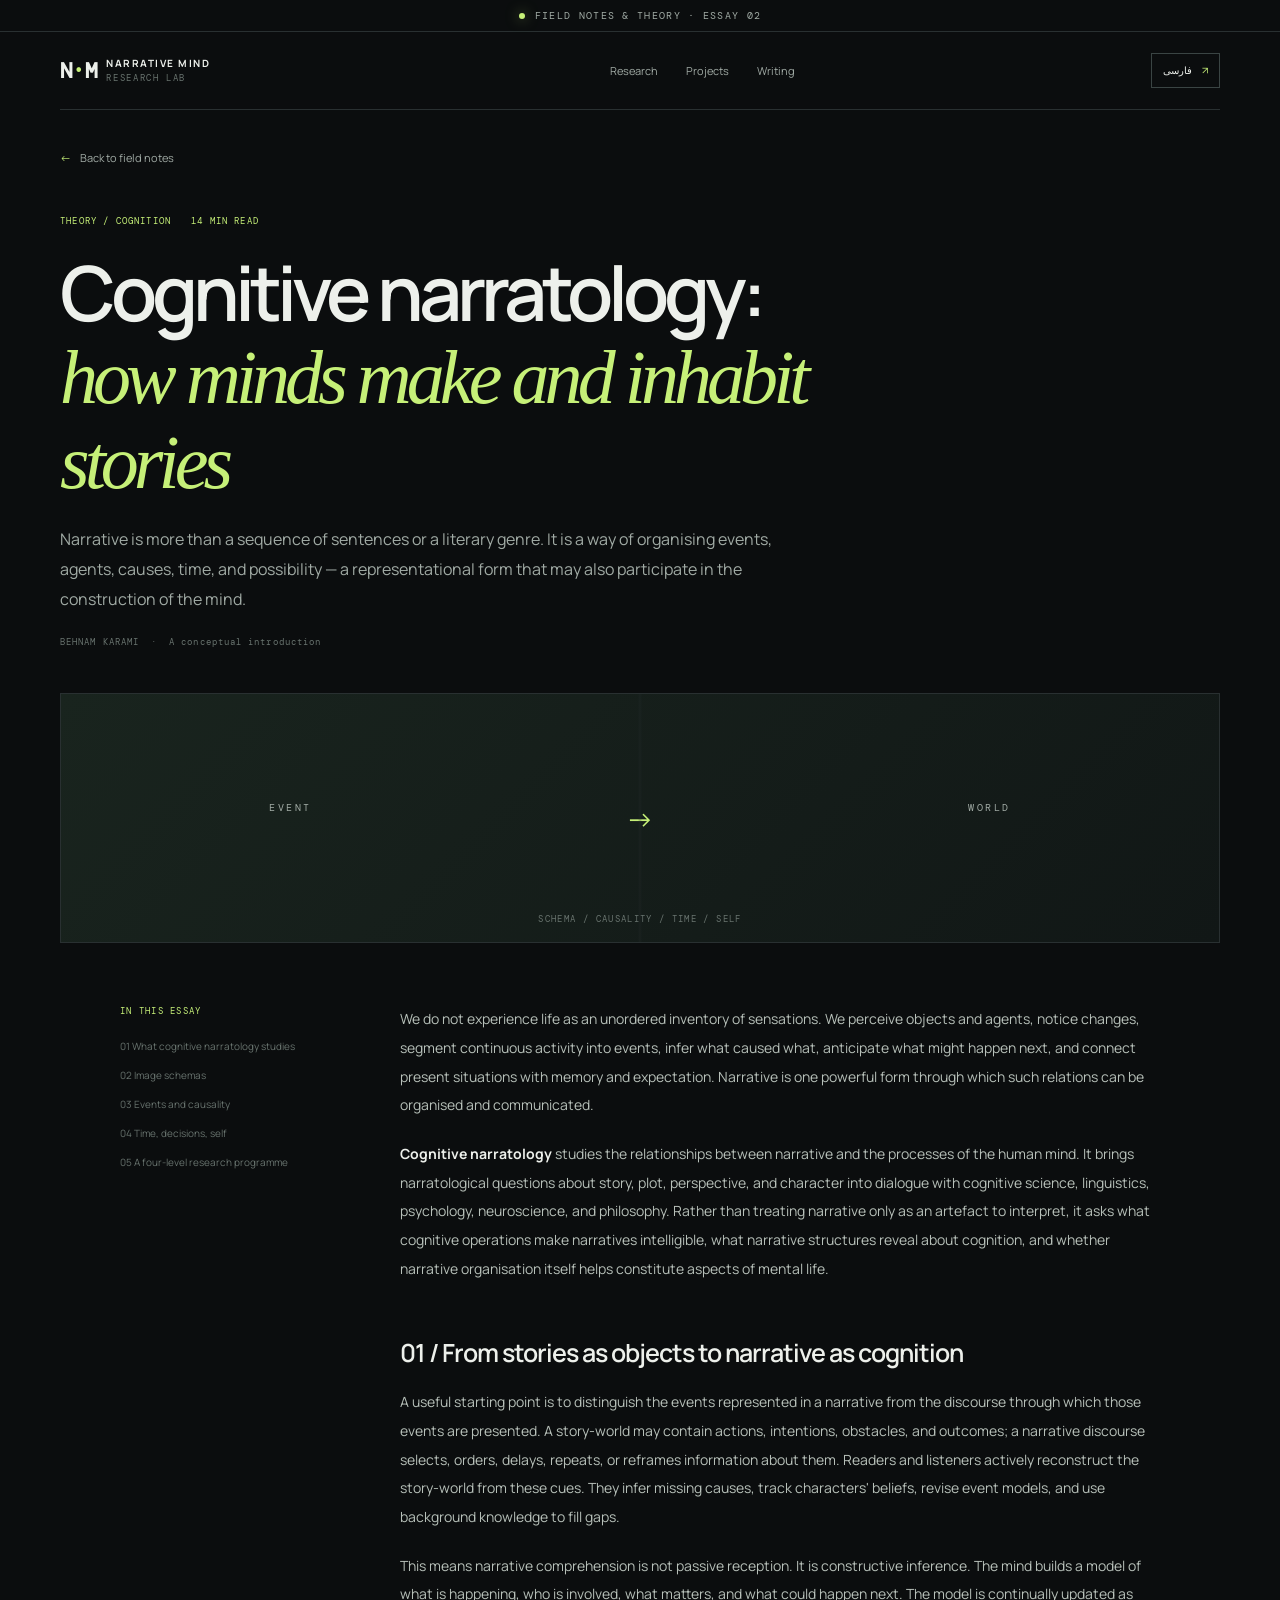
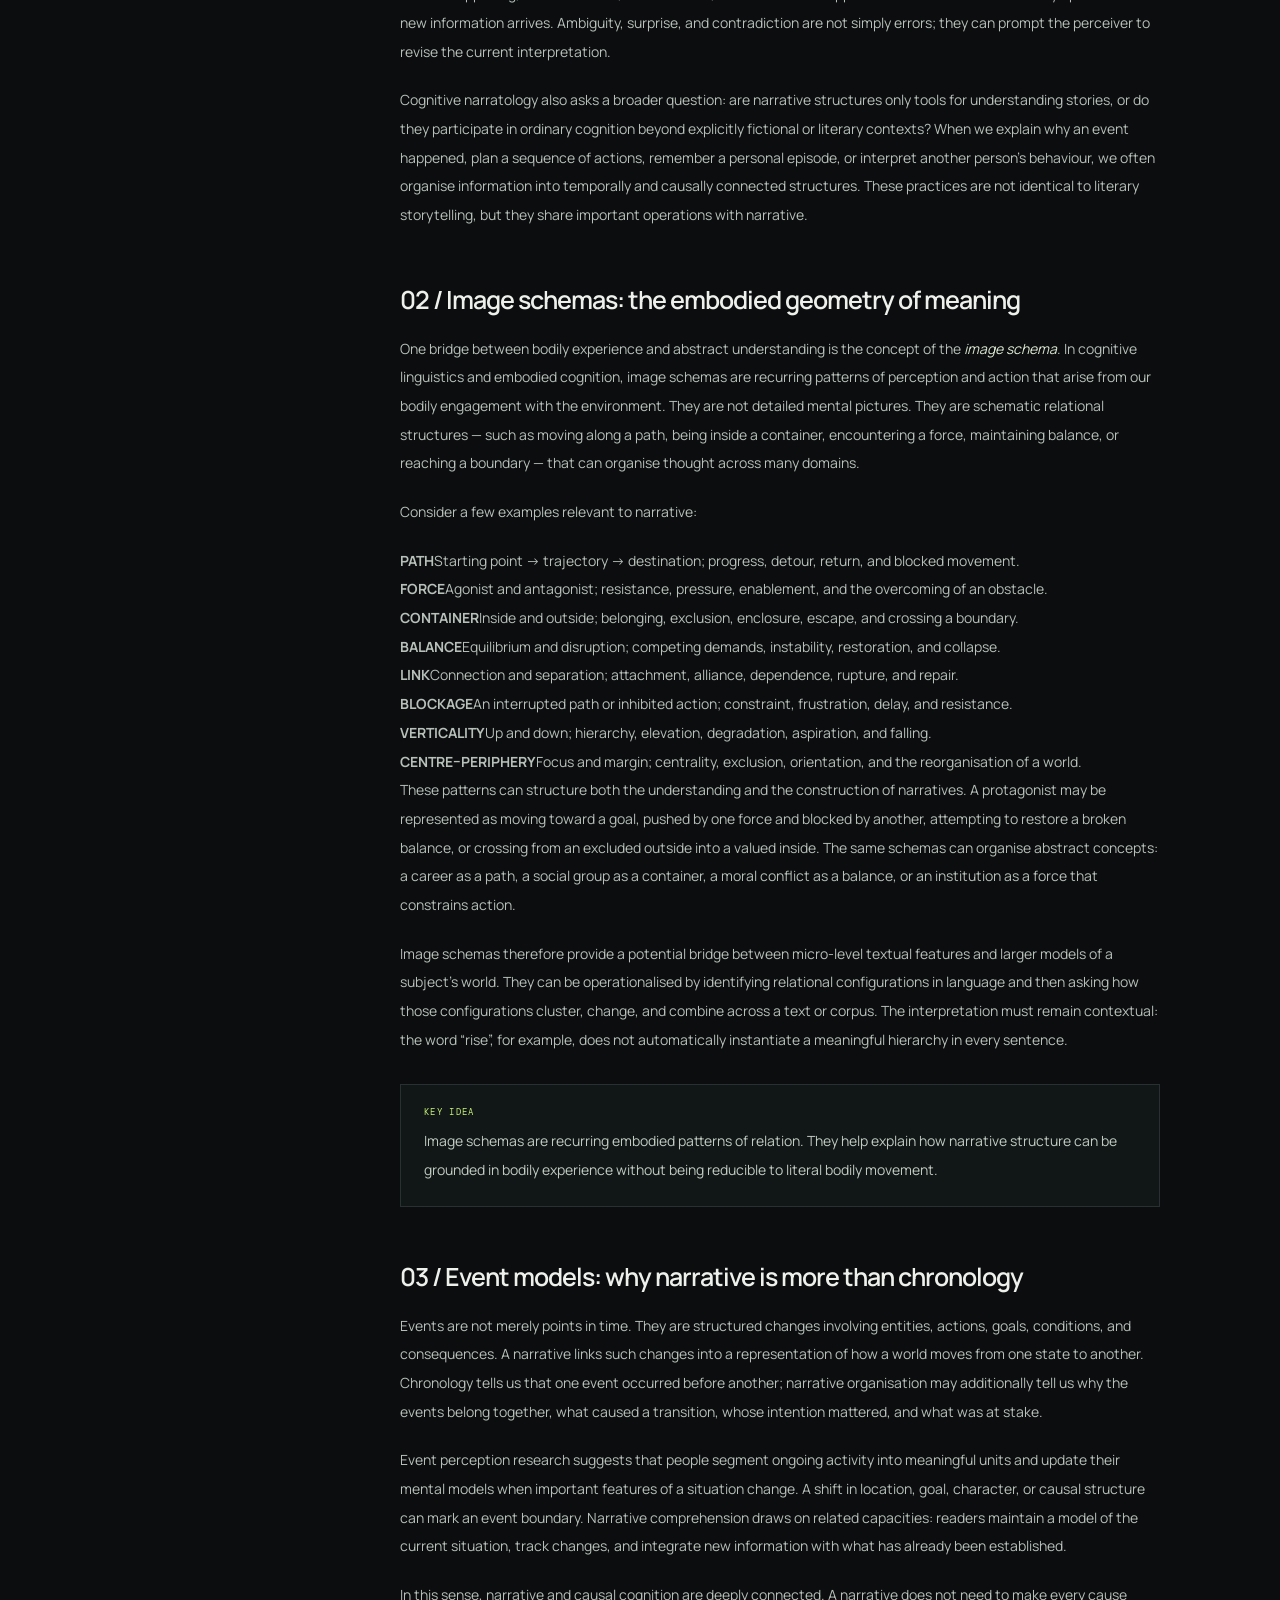
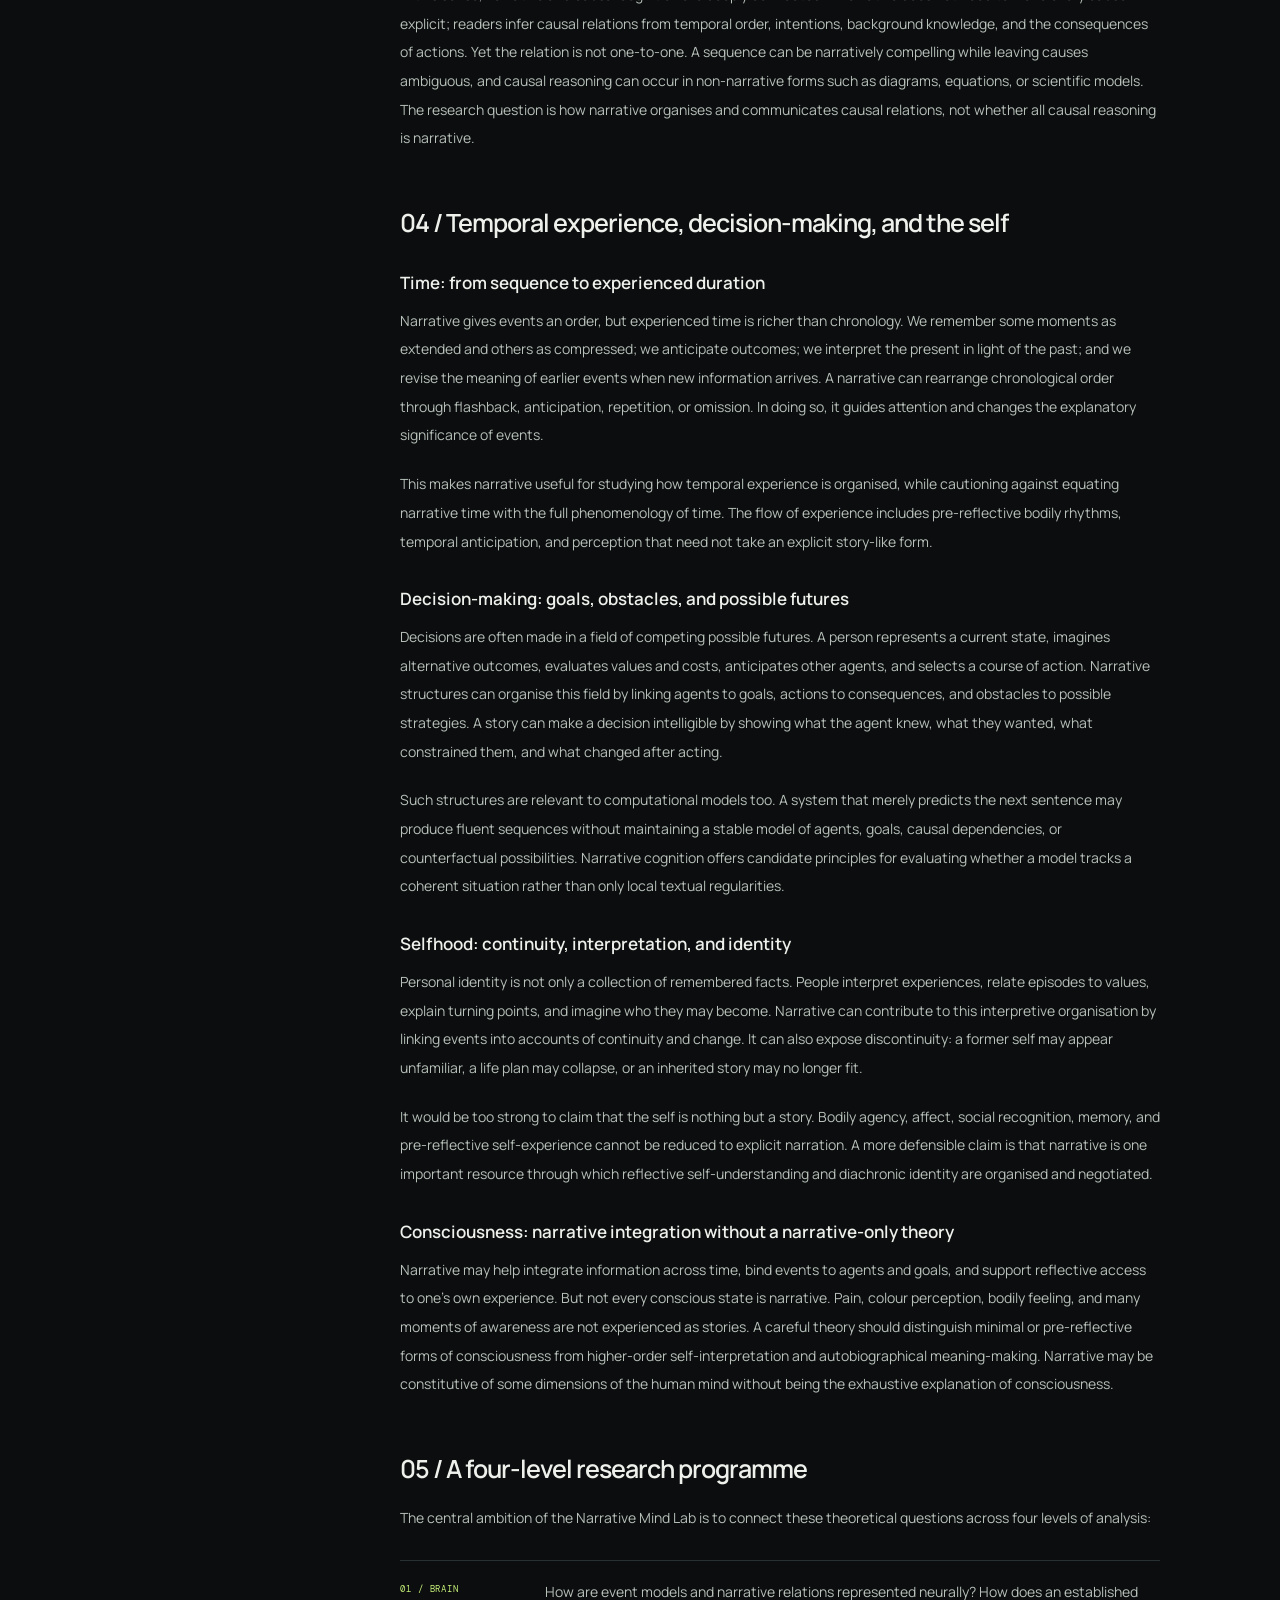
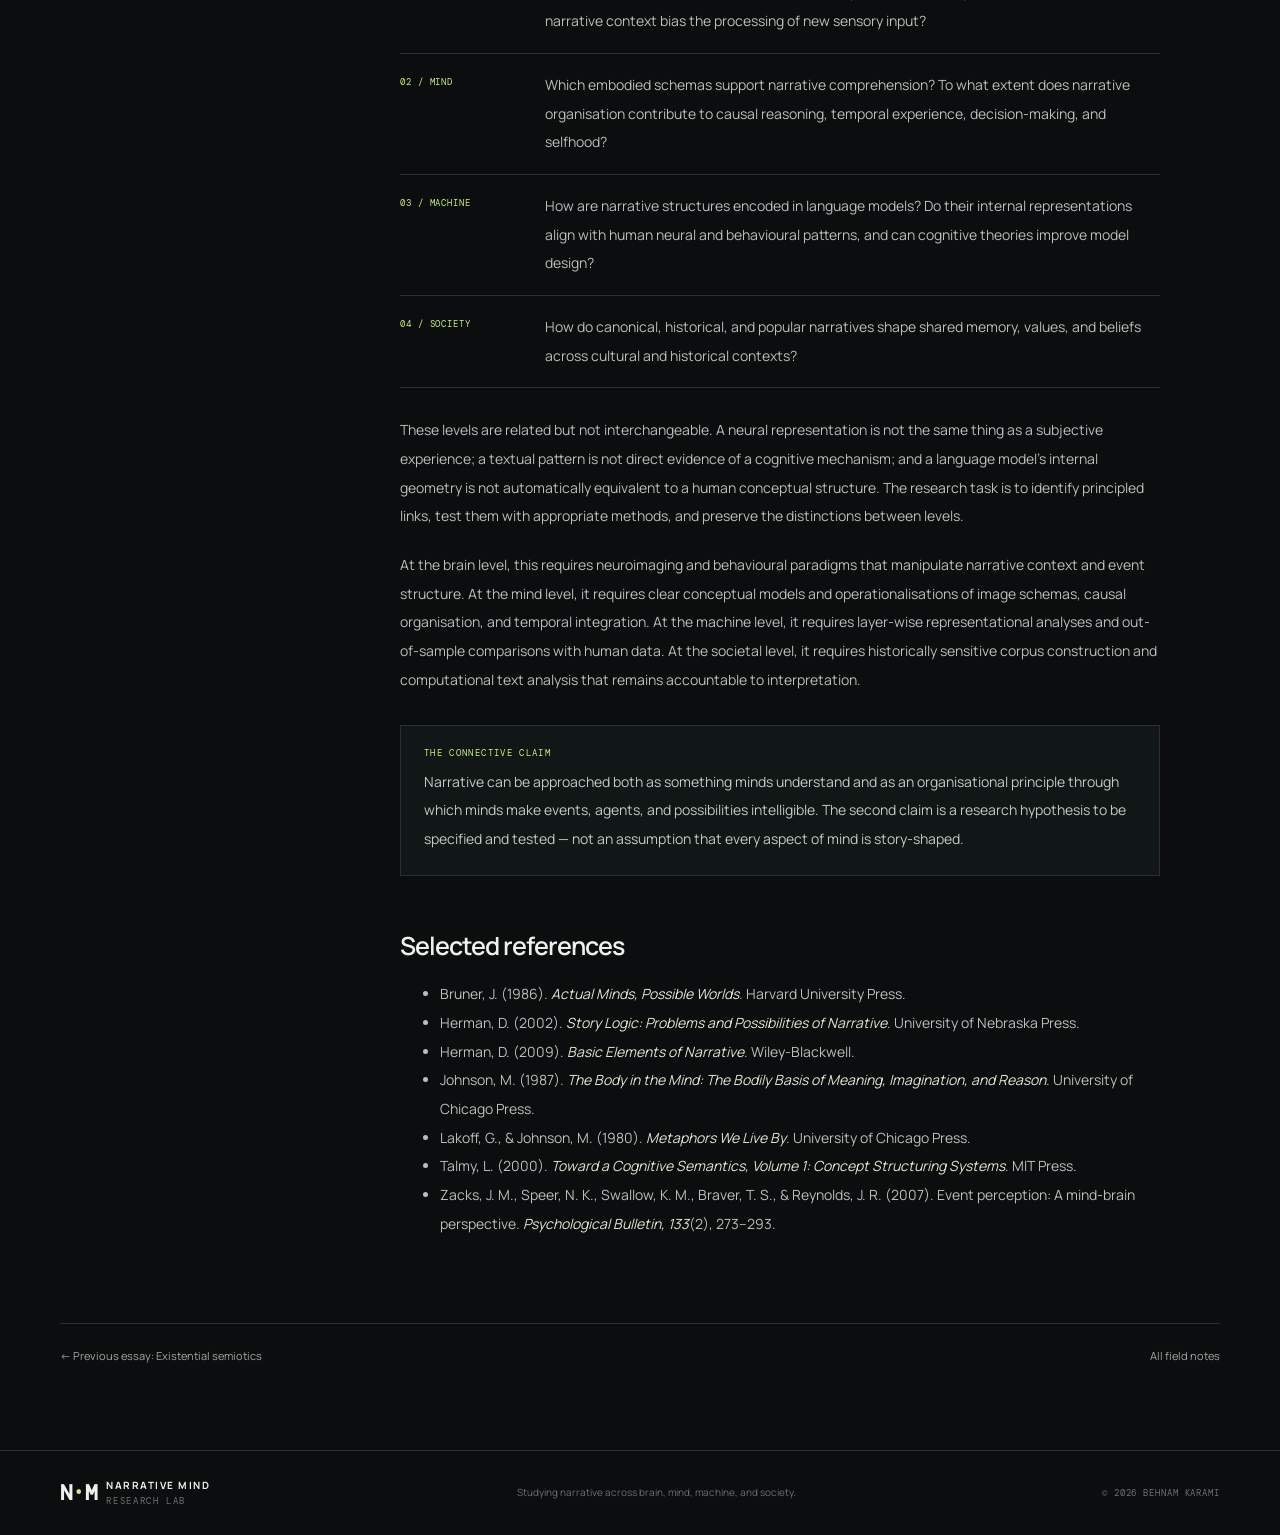
<file: blog/cognitive-narratology.html>
<!doctype html>
<html lang="en" dir="ltr">
<head>
  <meta charset="utf-8"><meta name="viewport" content="width=device-width, initial-scale=1">
  <meta name="theme-color" content="#0b0d0e">
  <meta name="description" content="An introduction to cognitive narratology: image schemas, event models, causality, temporal experience, decision-making, selfhood, and consciousness.">
  <title>Cognitive Narratology — Narrative Mind Lab</title>
  <link rel="icon" type="image/svg+xml" href="../assets/favicon.svg">
  <link rel="preconnect" href="https://fonts.googleapis.com"><link rel="preconnect" href="https://fonts.gstatic.com" crossorigin>
  <link href="https://fonts.googleapis.com/css2?family=DM+Sans:wght@400;500;600;700&family=Playfair+Display:wght@500;600;700&family=Vazirmatn:wght@400;500;600;700&display=swap" rel="stylesheet">
  <link rel="stylesheet" href="../assets/styles.css"><link rel="stylesheet" href="../assets/article.css">
  <script defer src="../assets/site.js"></script>
</head>
<body>
  <div class="announcement-line"><span class="line-dot"></span><span class="lang-en">FIELD NOTES & THEORY · ESSAY 02</span><span class="lang-fa" hidden>یادداشت‌ها و مبانی نظری · جستار ۰۲</span></div>
  <header class="site-header article-header">
    <a class="brand" href="../index.html"><span class="brand-mark">N<span>·</span>M</span><span class="brand-copy"><strong>NARRATIVE MIND</strong><small>RESEARCH LAB</small></span></a>
    <button class="menu-toggle" aria-label="Open navigation" aria-expanded="false"><span></span><span></span></button>
    <nav class="nav-links"><a href="../index.html#research"><span class="lang-en">Research</span><span class="lang-fa" hidden>پژوهش</span></a><a href="../index.html#projects"><span class="lang-en">Projects</span><span class="lang-fa" hidden>پروژه‌ها</span></a><a href="../index.html#writing"><span class="lang-en">Writing</span><span class="lang-fa" hidden>نوشتارها</span></a></nav>
    <button class="language-switch" type="button"><span class="lang-en">فارسی</span><span class="lang-fa" hidden>English</span><span class="switch-icon">↗</span></button>
  </header>
  <main class="article-page"><div class="section-shell article-shell">
    <a class="back-link" href="../index.html#writing"><span>←</span> <span class="lang-en">Back to field notes</span><span class="lang-fa" hidden>بازگشت به یادداشت‌ها</span></a>
    <header class="article-hero">
      <div class="article-kicker"><span>THEORY / COGNITION</span><span>14 MIN READ</span></div>
      <h1 class="lang-en">Cognitive narratology:<br><em>how minds make and inhabit stories</em></h1>
      <h1 class="lang-fa" hidden>روایت‌شناسی شناختی:<br><em>ذهن‌ها چگونه روایت می‌سازند و در آن زیست می‌کنند؟</em></h1>
      <p class="article-deck lang-en">Narrative is more than a sequence of sentences or a literary genre. It is a way of organising events, agents, causes, time, and possibility — a representational form that may also participate in the construction of the mind.</p>
      <p class="article-deck lang-fa" hidden>روایت چیزی فراتر از توالی جمله‌ها یا یک ژانر ادبی است. روایت شیوه‌ای برای سازمان‌دهی رویدادها، کنشگران، علت‌ها، زمان و امکان‌هاست؛ صورتی از بازنمایی که ممکن است در ساختن خودِ ذهن نیز مشارکت داشته باشد.</p>
      <div class="article-byline"><span>BEHNAM KARAMI</span><span>·</span><span class="lang-en">A conceptual introduction</span><span class="lang-fa" hidden>درآمدی مفهومی</span></div>
    </header>
    <div class="article-cover cover-cognition"><span class="cover-event">EVENT</span><span class="cover-arrow">→</span><span class="cover-world">WORLD</span><span class="cover-sub">SCHEMA / CAUSALITY / TIME / SELF</span><div class="cover-gridlines"></div></div>
    <div class="article-layout">
      <aside class="article-aside"><div class="aside-sticky"><span class="aside-label lang-en">IN THIS ESSAY</span><span class="aside-label lang-fa" hidden>در این جستار</span><a href="#field">01 <span class="lang-en">What cognitive narratology studies</span><span class="lang-fa" hidden>موضوع روایت‌شناسی شناختی</span></a><a href="#schemas">02 <span class="lang-en">Image schemas</span><span class="lang-fa" hidden>طرح‌واره‌های تصویری</span></a><a href="#events">03 <span class="lang-en">Events and causality</span><span class="lang-fa" hidden>رویدادها و علیت</span></a><a href="#time">04 <span class="lang-en">Time, decisions, self</span><span class="lang-fa" hidden>زمان، تصمیم و خویشتن</span></a><a href="#levels">05 <span class="lang-en">A four-level research programme</span><span class="lang-fa" hidden>برنامه پژوهشی چهارسطحی</span></a></div></aside>
      <article class="article-content">
        <div class="article-content-lang lang-en">
          <p class="lead-paragraph">We do not experience life as an unordered inventory of sensations. We perceive objects and agents, notice changes, segment continuous activity into events, infer what caused what, anticipate what might happen next, and connect present situations with memory and expectation. Narrative is one powerful form through which such relations can be organised and communicated.</p>
          <p><strong>Cognitive narratology</strong> studies the relationships between narrative and the processes of the human mind. It brings narratological questions about story, plot, perspective, and character into dialogue with cognitive science, linguistics, psychology, neuroscience, and philosophy. Rather than treating narrative only as an artefact to interpret, it asks what cognitive operations make narratives intelligible, what narrative structures reveal about cognition, and whether narrative organisation itself helps constitute aspects of mental life.</p>
          <h2 id="field">01 / From stories as objects to narrative as cognition</h2>
          <p>A useful starting point is to distinguish the events represented in a narrative from the discourse through which those events are presented. A story-world may contain actions, intentions, obstacles, and outcomes; a narrative discourse selects, orders, delays, repeats, or reframes information about them. Readers and listeners actively reconstruct the story-world from these cues. They infer missing causes, track characters' beliefs, revise event models, and use background knowledge to fill gaps.</p>
          <p>This means narrative comprehension is not passive reception. It is constructive inference. The mind builds a model of what is happening, who is involved, what matters, and what could happen next. The model is continually updated as new information arrives. Ambiguity, surprise, and contradiction are not simply errors; they can prompt the perceiver to revise the current interpretation.</p>
          <p>Cognitive narratology also asks a broader question: are narrative structures only tools for understanding stories, or do they participate in ordinary cognition beyond explicitly fictional or literary contexts? When we explain why an event happened, plan a sequence of actions, remember a personal episode, or interpret another person's behaviour, we often organise information into temporally and causally connected structures. These practices are not identical to literary storytelling, but they share important operations with narrative.</p>
          <h2 id="schemas">02 / Image schemas: the embodied geometry of meaning</h2>
          <p>One bridge between bodily experience and abstract understanding is the concept of the <em>image schema</em>. In cognitive linguistics and embodied cognition, image schemas are recurring patterns of perception and action that arise from our bodily engagement with the environment. They are not detailed mental pictures. They are schematic relational structures — such as moving along a path, being inside a container, encountering a force, maintaining balance, or reaching a boundary — that can organise thought across many domains.</p>
          <p>Consider a few examples relevant to narrative:</p>
          <div class="schema-grid">
            <div><b>PATH</b><span>Starting point → trajectory → destination; progress, detour, return, and blocked movement.</span></div>
            <div><b>FORCE</b><span>Agonist and antagonist; resistance, pressure, enablement, and the overcoming of an obstacle.</span></div>
            <div><b>CONTAINER</b><span>Inside and outside; belonging, exclusion, enclosure, escape, and crossing a boundary.</span></div>
            <div><b>BALANCE</b><span>Equilibrium and disruption; competing demands, instability, restoration, and collapse.</span></div>
            <div><b>LINK</b><span>Connection and separation; attachment, alliance, dependence, rupture, and repair.</span></div>
            <div><b>BLOCKAGE</b><span>An interrupted path or inhibited action; constraint, frustration, delay, and resistance.</span></div>
            <div><b>VERTICALITY</b><span>Up and down; hierarchy, elevation, degradation, aspiration, and falling.</span></div>
            <div><b>CENTRE–PERIPHERY</b><span>Focus and margin; centrality, exclusion, orientation, and the reorganisation of a world.</span></div>
          </div>
          <p>These patterns can structure both the understanding and the construction of narratives. A protagonist may be represented as moving toward a goal, pushed by one force and blocked by another, attempting to restore a broken balance, or crossing from an excluded outside into a valued inside. The same schemas can organise abstract concepts: a career as a path, a social group as a container, a moral conflict as a balance, or an institution as a force that constrains action.</p>
          <p>Image schemas therefore provide a potential bridge between micro-level textual features and larger models of a subject's world. They can be operationalised by identifying relational configurations in language and then asking how those configurations cluster, change, and combine across a text or corpus. The interpretation must remain contextual: the word “rise”, for example, does not automatically instantiate a meaningful hierarchy in every sentence.</p>
          <div class="article-callout"><span>KEY IDEA</span><p>Image schemas are recurring embodied patterns of relation. They help explain how narrative structure can be grounded in bodily experience without being reducible to literal bodily movement.</p></div>
          <h2 id="events">03 / Event models: why narrative is more than chronology</h2>
          <p>Events are not merely points in time. They are structured changes involving entities, actions, goals, conditions, and consequences. A narrative links such changes into a representation of how a world moves from one state to another. Chronology tells us that one event occurred before another; narrative organisation may additionally tell us why the events belong together, what caused a transition, whose intention mattered, and what was at stake.</p>
          <p>Event perception research suggests that people segment ongoing activity into meaningful units and update their mental models when important features of a situation change. A shift in location, goal, character, or causal structure can mark an event boundary. Narrative comprehension draws on related capacities: readers maintain a model of the current situation, track changes, and integrate new information with what has already been established.</p>
          <p>In this sense, narrative and causal cognition are deeply connected. A narrative does not need to make every cause explicit; readers infer causal relations from temporal order, intentions, background knowledge, and the consequences of actions. Yet the relation is not one-to-one. A sequence can be narratively compelling while leaving causes ambiguous, and causal reasoning can occur in non-narrative forms such as diagrams, equations, or scientific models. The research question is how narrative organises and communicates causal relations, not whether all causal reasoning is narrative.</p>
          <h2 id="time">04 / Temporal experience, decision-making, and the self</h2>
          <h3>Time: from sequence to experienced duration</h3>
          <p>Narrative gives events an order, but experienced time is richer than chronology. We remember some moments as extended and others as compressed; we anticipate outcomes; we interpret the present in light of the past; and we revise the meaning of earlier events when new information arrives. A narrative can rearrange chronological order through flashback, anticipation, repetition, or omission. In doing so, it guides attention and changes the explanatory significance of events.</p>
          <p>This makes narrative useful for studying how temporal experience is organised, while cautioning against equating narrative time with the full phenomenology of time. The flow of experience includes pre-reflective bodily rhythms, temporal anticipation, and perception that need not take an explicit story-like form.</p>
          <h3>Decision-making: goals, obstacles, and possible futures</h3>
          <p>Decisions are often made in a field of competing possible futures. A person represents a current state, imagines alternative outcomes, evaluates values and costs, anticipates other agents, and selects a course of action. Narrative structures can organise this field by linking agents to goals, actions to consequences, and obstacles to possible strategies. A story can make a decision intelligible by showing what the agent knew, what they wanted, what constrained them, and what changed after acting.</p>
          <p>Such structures are relevant to computational models too. A system that merely predicts the next sentence may produce fluent sequences without maintaining a stable model of agents, goals, causal dependencies, or counterfactual possibilities. Narrative cognition offers candidate principles for evaluating whether a model tracks a coherent situation rather than only local textual regularities.</p>
          <h3>Selfhood: continuity, interpretation, and identity</h3>
          <p>Personal identity is not only a collection of remembered facts. People interpret experiences, relate episodes to values, explain turning points, and imagine who they may become. Narrative can contribute to this interpretive organisation by linking events into accounts of continuity and change. It can also expose discontinuity: a former self may appear unfamiliar, a life plan may collapse, or an inherited story may no longer fit.</p>
          <p>It would be too strong to claim that the self is nothing but a story. Bodily agency, affect, social recognition, memory, and pre-reflective self-experience cannot be reduced to explicit narration. A more defensible claim is that narrative is one important resource through which reflective self-understanding and diachronic identity are organised and negotiated.</p>
          <h3>Consciousness: narrative integration without a narrative-only theory</h3>
          <p>Narrative may help integrate information across time, bind events to agents and goals, and support reflective access to one's own experience. But not every conscious state is narrative. Pain, colour perception, bodily feeling, and many moments of awareness are not experienced as stories. A careful theory should distinguish minimal or pre-reflective forms of consciousness from higher-order self-interpretation and autobiographical meaning-making. Narrative may be constitutive of some dimensions of the human mind without being the exhaustive explanation of consciousness.</p>
          <h2 id="levels">05 / A four-level research programme</h2>
          <p>The central ambition of the Narrative Mind Lab is to connect these theoretical questions across four levels of analysis:</p>
          <div class="level-list"><div><span>01 / BRAIN</span><p>How are event models and narrative relations represented neurally? How does an established narrative context bias the processing of new sensory input?</p></div><div><span>02 / MIND</span><p>Which embodied schemas support narrative comprehension? To what extent does narrative organisation contribute to causal reasoning, temporal experience, decision-making, and selfhood?</p></div><div><span>03 / MACHINE</span><p>How are narrative structures encoded in language models? Do their internal representations align with human neural and behavioural patterns, and can cognitive theories improve model design?</p></div><div><span>04 / SOCIETY</span><p>How do canonical, historical, and popular narratives shape shared memory, values, and beliefs across cultural and historical contexts?</p></div></div>
          <p>These levels are related but not interchangeable. A neural representation is not the same thing as a subjective experience; a textual pattern is not direct evidence of a cognitive mechanism; and a language model's internal geometry is not automatically equivalent to a human conceptual structure. The research task is to identify principled links, test them with appropriate methods, and preserve the distinctions between levels.</p>
          <p>At the brain level, this requires neuroimaging and behavioural paradigms that manipulate narrative context and event structure. At the mind level, it requires clear conceptual models and operationalisations of image schemas, causal organisation, and temporal integration. At the machine level, it requires layer-wise representational analyses and out-of-sample comparisons with human data. At the societal level, it requires historically sensitive corpus construction and computational text analysis that remains accountable to interpretation.</p>
          <div class="article-endnote"><span>THE CONNECTIVE CLAIM</span><p>Narrative can be approached both as something minds understand and as an organisational principle through which minds make events, agents, and possibilities intelligible. The second claim is a research hypothesis to be specified and tested — not an assumption that every aspect of mind is story-shaped.</p></div>
          <h2 class="references-title">Selected references</h2>
          <ul class="references"><li>Bruner, J. (1986). <em>Actual Minds, Possible Worlds</em>. Harvard University Press.</li><li>Herman, D. (2002). <em>Story Logic: Problems and Possibilities of Narrative</em>. University of Nebraska Press.</li><li>Herman, D. (2009). <em>Basic Elements of Narrative</em>. Wiley-Blackwell.</li><li>Johnson, M. (1987). <em>The Body in the Mind: The Bodily Basis of Meaning, Imagination, and Reason</em>. University of Chicago Press.</li><li>Lakoff, G., & Johnson, M. (1980). <em>Metaphors We Live By</em>. University of Chicago Press.</li><li>Talmy, L. (2000). <em>Toward a Cognitive Semantics, Volume 1: Concept Structuring Systems</em>. MIT Press.</li><li>Zacks, J. M., Speer, N. K., Swallow, K. M., Braver, T. S., & Reynolds, J. R. (2007). Event perception: A mind-brain perspective. <em>Psychological Bulletin, 133</em>(2), 273–293.</li></ul>
        </div>
        <div class="article-content-lang lang-fa" hidden>
          <p class="lead-paragraph">ما زندگی را همچون فهرستی نامرتب از احساس‌ها تجربه نمی‌کنیم. اشیا و کنشگران را ادراک می‌کنیم، تغییرات را تشخیص می‌دهیم، فعالیت پیوسته را به رویدادهای معنادار بخش‌بندی می‌کنیم، درباره علت‌ها استنباط می‌کنیم، وقوع رویدادهای بعدی را پیش‌بینی می‌کنیم و موقعیت کنونی را به خاطره و انتظار پیوند می‌دهیم. روایت یکی از صورت‌های قدرتمندی است که از طریق آن می‌توان چنین روابطی را سازمان داد و منتقل کرد.</p>
          <p><strong>روایت‌شناسی شناختی</strong> روابط میان روایت و فرایندهای ذهن انسان را مطالعه می‌کند. این حوزه پرسش‌های روایت‌شناختی درباره داستان، پیرنگ، زاویه دید و شخصیت را با علوم شناختی، زبان‌شناسی، روان‌شناسی، علوم اعصاب و فلسفه وارد گفت‌وگو می‌کند. روایت را صرفاً مصنوعی برای تفسیر نمی‌بیند، بلکه می‌پرسد چه عملیات شناختی‌ای روایت را فهم‌پذیر می‌کند، ساختارهای روایی چه چیزی درباره شناخت آشکار می‌سازند و آیا سازمان‌یافتگی روایی خود در سازندگیِ برخی ابعاد زندگی ذهنی مشارکت دارد؟</p>
          <h2 id="field-fa">۰۱ / از داستان به‌مثابه ابژه تا روایت به‌مثابه شناخت</h2>
          <p>نقطه آغاز مفید، تمایز میان رویدادهایی است که در یک روایت بازنمایی می‌شوند و گفتمانی که آن رویدادها را عرضه می‌کند. جهان داستانی می‌تواند شامل کنش‌ها، قصدها، موانع و پیامدها باشد؛ گفتمان روایی اطلاعات مربوط به آن‌ها را انتخاب، مرتب، به‌تعویق، تکرار یا بازقاب‌بندی می‌کند. خواننده و شنونده جهان داستانی را به‌صورت فعال از این سرنخ‌ها بازسازی می‌کنند. آن‌ها علت‌های ناگفته را استنباط می‌کنند، باورهای شخصیت‌ها را دنبال می‌کنند، مدل‌های رویدادی را اصلاح می‌کنند و برای پرکردن خلأها از دانش پیشین بهره می‌گیرند.</p>
          <p>بنابراین فهم روایت دریافت منفعلانه نیست؛ استنباطی سازنده است. ذهن مدلی از آنچه در حال رخ‌دادن است می‌سازد: چه کسی درگیر است، چه چیزی اهمیت دارد و بعد چه چیزی ممکن است رخ دهد. این مدل با رسیدن اطلاعات تازه پیوسته به‌روزرسانی می‌شود. ابهام، غافلگیری و تناقض صرفاً خطا نیستند؛ می‌توانند ادراک‌کننده را به بازنگری در تفسیر کنونی وادار کنند.</p>
          <p>روایت‌شناسی شناختی پرسشی گسترده‌تر نیز مطرح می‌کند: آیا ساختارهای روایی فقط ابزارهایی برای فهم داستان‌اند یا در شناخت روزمره و بیرون از زمینه‌های صریحاً ادبی و تخیلی نیز مشارکت دارند؟ وقتی توضیح می‌دهیم چرا رویدادی رخ داده، توالی کنش‌ها را برنامه‌ریزی می‌کنیم، خاطره‌ای شخصی را به یاد می‌آوریم یا رفتار فرد دیگری را تفسیر می‌کنیم، اغلب اطلاعات را در قالب ساختارهایی به‌هم‌پیوسته از نظر زمانی و علّی سازمان می‌دهیم. این فعالیت‌ها با داستان‌گویی ادبی یکسان نیستند، اما عملیات مهمی با روایت مشترک دارند.</p>
          <h2 id="schemas-fa">۰۲ / طرح‌واره‌های تصویری: هندسه بدن‌مند معنا</h2>
          <p>یکی از پل‌های میان تجربه بدنی و فهم انتزاعی، مفهوم <em>طرح‌واره تصویری</em> است. در زبان‌شناسی شناختی و شناخت بدن‌مند، طرح‌واره‌های تصویری الگوهای تکرارشونده ادراک و کنش‌اند که از درگیری بدن ما با محیط پدید می‌آیند. آن‌ها تصویرهای ذهنیِ پرجزئیات نیستند؛ بلکه ساختارهای رابطه‌ایِ طرح‌واره‌ای‌اند: حرکت در امتداد مسیر، قرارگرفتن درون یک ظرف، مواجهه با نیرو، حفظ تعادل یا رسیدن به یک مرز. این ساختارها می‌توانند تفکر را در حوزه‌های گوناگون سازمان دهند.</p>
          <p>چند نمونه مرتبط با روایت:</p>
          <div class="schema-grid">
            <div><b>مسیر (PATH)</b><span>نقطه آغاز، مسیر و مقصد؛ پیشرفت، انحراف، بازگشت و حرکت مسدودشده.</span></div>
            <div><b>نیرو (FORCE)</b><span>کنشگرِ متأثر و نیروی مقابل؛ مقاومت، فشار، امکان‌بخشی و غلبه بر مانع.</span></div>
            <div><b>ظرف (CONTAINER)</b><span>درون و بیرون؛ تعلق، طرد، محصورشدن، گریز و عبور از مرز.</span></div>
            <div><b>تعادل (BALANCE)</b><span>تعادل و اختلال؛ مطالبات متعارض، بی‌ثباتی، بازگرداندن تعادل و فروپاشی.</span></div>
            <div><b>پیوند (LINK)</b><span>اتصال و جدایی؛ دلبستگی، اتحاد، وابستگی، گسست و ترمیم.</span></div>
            <div><b>انسداد (BLOCKAGE)</b><span>قطع مسیر یا بازداری کنش؛ محدودیت، ناکامی، تأخیر و مقاومت.</span></div>
            <div><b>عمودیت (VERTICALITY)</b><span>بالا و پایین؛ سلسله‌مراتب، ارتقا، تنزل، آرمان‌خواهی و سقوط.</span></div>
            <div><b>مرکز ـ پیرامون</b><span>کانون و حاشیه؛ مرکزیت، طرد، جهت‌یابی و بازسازمان‌دهی جهان.</span></div>
          </div>
          <p>این الگوها هم فهم روایت و هم ساختن آن را سازمان می‌دهند. ممکن است قهرمان در حال حرکت به‌سوی هدفی بازنمایی شود، نیرویی او را به جلو براند و نیرویی دیگر مانعش شود؛ شاید بکوشد تعادلی فروپاشیده را بازگرداند یا از بیرونی طردشده به درونی ارزشمند عبور کند. همین طرح‌واره‌ها می‌توانند مفاهیم انتزاعی را نیز سازمان دهند: شغل به‌مثابه مسیر، گروه اجتماعی به‌مثابه ظرف، تعارض اخلاقی به‌مثابه تعادل یا نهادی به‌مثابه نیرویی محدودکننده کنش.</p>
          <p>بنابراین طرح‌واره‌های تصویری پلی بالقوه میان ویژگی‌های خرد متنی و مدل‌های کلان‌تر جهان سوژه فراهم می‌کنند. می‌توان آن‌ها را از طریق شناسایی پیکربندی‌های رابطه‌ای در زبان عملیاتی کرد و سپس بررسی کرد این پیکربندی‌ها چگونه در سراسر متن یا پیکره خوشه‌بندی، ترکیب و دگرگون می‌شوند. بااین‌حال، تفسیر باید به بافت وابسته بماند؛ برای نمونه، واژه «بالارفتن» به‌تنهایی و در هر جمله‌ای الزاماً سلسله‌مراتبی معنادار را فعال نمی‌کند.</p>
          <div class="article-callout"><span>ایده کلیدی</span><p>طرح‌واره‌های تصویری الگوهای رابطه‌ایِ تکرارشونده و بدن‌مندند. آن‌ها توضیح می‌دهند چگونه ساختار روایی می‌تواند در تجربه بدنی ریشه داشته باشد، بی‌آنکه به حرکت فیزیکیِ تحت‌اللفظی فروکاسته شود.</p></div>
          <h2 id="events-fa">۰۳ / مدل‌های رویدادی: چرا روایت بیش از گاه‌شماری است؟</h2>
          <p>رویدادها صرفاً نقاطی در زمان نیستند؛ آن‌ها تغییراتی ساختارمندند که موجودیت‌ها، کنش‌ها، هدف‌ها، شرایط و پیامدها را دربرمی‌گیرند. روایت چنین تغییراتی را به یکدیگر پیوند می‌دهد تا بازنمایی‌ای از چگونگی گذار جهان از یک وضعیت به وضعیت دیگر بسازد. گاه‌شماری می‌گوید رویدادی پیش از رویداد دیگر رخ داده است؛ اما سازمان‌یافتگی روایی می‌تواند افزون بر آن نشان دهد چرا این رویدادها به یکدیگر تعلق دارند، چه چیزی گذار را سبب شده، قصد چه کسی اهمیت داشته و چه چیزی در میان بوده است.</p>
          <p>پژوهش درباره ادراک رویداد نشان می‌دهد انسان‌ها فعالیت جاری را به واحدهای معنادار بخش‌بندی می‌کنند و هنگامی که ویژگی‌های مهم یک موقعیت تغییر می‌کند، مدل ذهنی خود را به‌روزرسانی می‌کنند. تغییر مکان، هدف، شخصیت یا ساختار علّی می‌تواند مرز یک رویداد را مشخص کند. فهم روایت نیز به توانایی‌های مرتبطی متکی است: خواننده مدلی از موقعیت کنونی را حفظ می‌کند، تغییرات را دنبال می‌کند و اطلاعات تازه را با آنچه از پیش تثبیت شده است یکپارچه می‌سازد.</p>
          <p>از این منظر، روایت و شناخت علّی پیوند عمیقی دارند. روایت لازم نیست تمام علت‌ها را آشکارا بیان کند؛ خواننده روابط علّی را از ترتیب زمانی، قصدها، دانش پیشین و پیامدهای کنش استنباط می‌کند. بااین‌حال، این رابطه دوسویه و یکسان نیست. یک توالی می‌تواند از نظر روایی جذاب باشد و علت‌ها را مبهم بگذارد؛ همچنین استدلال علّی می‌تواند در صورت‌هایی غیرروایی مانند نمودار، معادله یا مدل علمی رخ دهد. پرسش پژوهش این است که روایت چگونه روابط علّی را سازمان‌دهی و منتقل می‌کند، نه اینکه آیا تمام استدلال علّی روایت است.</p>
          <h2 id="time-fa">۰۴ / تجربه زمان، تصمیم‌گیری و خویشتن</h2>
          <h3>زمان: از توالی تا دیرندِ تجربه‌شده</h3>
          <p>روایت به رویدادها نظم می‌دهد، اما زمان تجربه‌شده غنی‌تر از گاه‌شماری است. برخی لحظه‌ها را طولانی و برخی دیگر را فشرده به یاد می‌آوریم؛ پیامدها را انتظار می‌کشیم؛ اکنون را در پرتو گذشته تفسیر می‌کنیم و با رسیدن اطلاعات تازه معنای رویدادهای پیشین را بازنگری می‌کنیم. روایت می‌تواند از طریق بازگشت به گذشته، پیش‌آگاهی، تکرار یا حذف، ترتیب زمانی را بازآرایی کند. بدین‌ترتیب توجه را هدایت می‌کند و اهمیت تبیینی رویدادها را تغییر می‌دهد.</p>
          <p>این ویژگی روایت را برای مطالعه سازمان‌یافتگی تجربه زمان سودمند می‌کند، اما هم‌زمان هشدار می‌دهد که زمان روایی را با تمام پدیدارشناسی زمان یکی نگیریم. جریان تجربه شامل ریتم‌های بدنیِ پیشاتأملی، انتظار زمانی و ادراکی است که لزوماً صورت داستانیِ صریح ندارد.</p>
          <h3>تصمیم‌گیری: هدف‌ها، موانع و آینده‌های ممکن</h3>
          <p>تصمیم‌ها اغلب در میدانی از آینده‌های ممکن و رقیب گرفته می‌شوند. فرد وضعیت کنونی را بازنمایی می‌کند، پیامدهای جایگزین را تصور می‌کند، ارزش‌ها و هزینه‌ها را می‌سنجد، کنشگران دیگر را پیش‌بینی می‌کند و مسیر کنش را برمی‌گزیند. ساختارهای روایی می‌توانند این میدان را از طریق پیوند دادن کنشگران به هدف‌ها، کنش‌ها به پیامدها و موانع به راهبردهای ممکن سازمان دهند. داستان می‌تواند تصمیمی را فهم‌پذیر کند؛ زیرا نشان می‌دهد کنشگر چه می‌دانست، چه می‌خواست، چه محدودیت‌هایی داشت و پس از کنش چه چیزی تغییر کرد.</p>
          <p>این ساختارها برای مدل‌های محاسباتی نیز مهم‌اند. سامانه‌ای که صرفاً جمله بعدی را پیش‌بینی می‌کند ممکن است توالی‌هایی روان تولید کند، بی‌آنکه مدلی پایدار از کنشگران، هدف‌ها، وابستگی‌های علّی یا امکان‌های خلاف‌واقع داشته باشد. شناخت روایی اصولی بالقوه برای ارزیابی این موضوع فراهم می‌کند که آیا مدل موقعیتی منسجم را دنبال می‌کند یا تنها از نظم‌های محلی متن بهره می‌گیرد.</p>
          <h3>خویشتن: تداوم، تفسیر و هویت</h3>
          <p>هویت شخصی تنها مجموعه‌ای از واقعیت‌های به‌یادمانده نیست. انسان‌ها تجربه‌ها را تفسیر می‌کنند، رخدادها را به ارزش‌ها پیوند می‌دهند، نقاط عطف را توضیح می‌دهند و تصور می‌کنند چه کسی ممکن است بشوند. روایت می‌تواند با پیوند دادن رویدادها به روایت‌هایی از تداوم و تغییر، در این سازمان‌دهی تفسیری مشارکت کند. روایت همچنین می‌تواند گسست را آشکار سازد: خودِ گذشته ممکن است بیگانه به نظر برسد، برنامه زندگی فروبپاشد یا روایتی به‌ارث‌رسیده دیگر با تجربه فرد سازگار نباشد.</p>
          <p>این ادعا که خویشتن چیزی جز روایت نیست، بیش از اندازه قوی است. عاملیت بدنی، عاطفه، به‌رسمیت‌شناخته‌شدن اجتماعی، حافظه و تجربه پیشاتأملیِ خود را نمی‌توان به روایت‌گری صریح فروکاست. ادعایی دفاع‌پذیرتر این است که روایت یکی از منابع مهمی است که از طریق آن خودفهمی تأملی و هویت در امتداد زمان سازمان می‌یابند و مورد مذاکره قرار می‌گیرند.</p>
          <h3>آگاهی: یکپارچه‌سازی روایی، نه نظریه‌ای صرفاً روایی</h3>
          <p>روایت ممکن است به یکپارچه‌سازی اطلاعات در طول زمان، پیوند دادن رویدادها با کنشگران و هدف‌ها و دسترسی تأملی به تجربه خود کمک کند. اما هر وضعیت آگاهانه‌ای روایت نیست. درد، ادراک رنگ، احساس بدنی و بسیاری از لحظه‌های آگاهی به شکل داستان تجربه نمی‌شوند. نظریه‌ای دقیق باید صورت‌های حداقلی یا پیشاتأملی آگاهی را از خودتفسیرگری مرتبه بالاتر و معناپردازی خودزندگی‌نامه‌ای متمایز کند. روایت ممکن است در سازندگی برخی ابعاد ذهن انسانی نقشی بنیادین داشته باشد، بی‌آنکه توضیحی جامع برای تمام آگاهی باشد.</p>
          <h2 id="levels-fa">۰۵ / یک برنامه پژوهشی چهارسطحی</h2>
          <p>هدف محوری آزمایشگاه ذهن روایت‌مند، پیوند دادن این پرسش‌های نظری در چهار سطح تحلیل است:</p>
          <div class="level-list"><div><span>۰۱ / مغز</span><p>مدل‌های رویدادی و روابط روایی چگونه در مغز بازنمایی می‌شوند؟ بافت رواییِ تثبیت‌شده چگونه پردازش داده‌های حسی تازه را جهت‌دهی می‌کند؟</p></div><div><span>۰۲ / ذهن</span><p>کدام طرح‌واره‌های بدن‌مند از فهم روایت پشتیبانی می‌کنند؟ سازمان روایی تا چه اندازه در استدلال علّی، تجربه زمان، تصمیم‌گیری و خویشتن مشارکت دارد؟</p></div><div><span>۰۳ / ماشین</span><p>ساختارهای روایی چگونه در مدل‌های زبانی رمزگذاری می‌شوند؟ آیا بازنمایی‌های درونی آن‌ها با الگوهای عصبی و رفتاری انسان هم‌تراز است و آیا نظریه‌های شناختی می‌توانند طراحی مدل را بهبود دهند؟</p></div><div><span>۰۴ / جامعه</span><p>روایت‌های معیار، تاریخی و عامه‌پسند چگونه حافظه مشترک، ارزش‌ها و باورها را در بافت‌های فرهنگی و تاریخی شکل می‌دهند؟</p></div></div>
          <p>این سطوح به یکدیگر مرتبط‌اند، اما قابل‌جایگزینی نیستند. بازنمایی عصبی با تجربه ذهنی یکی نیست؛ الگوی متنی شاهد مستقیم یک سازوکار شناختی نیست؛ و هندسه درونی بازنمایی یک مدل زبانی به‌طور خودکار معادل ساختار مفهومی انسان محسوب نمی‌شود. وظیفه پژوهش شناسایی پیوندهای اصولی، آزمودن آن‌ها با روش‌های متناسب و حفظ تمایز میان سطوح است.</p>
          <p>در سطح مغز، این کار به پارادایم‌های تصویربرداری عصبی و رفتاری نیاز دارد که بافت روایی و ساختار رویداد را دست‌کاری کنند. در سطح ذهن، به مدل‌های مفهومی روشن و عملیاتی‌سازی طرح‌واره‌های تصویری، سازمان علّی و یکپارچه‌سازی زمانی نیاز است. در سطح ماشین، تحلیل بازنمایی در لایه‌های مختلف و مقایسه برون‌نمونه‌ای با داده‌های انسانی اهمیت دارد. در سطح جامعه، ساخت پیکره‌های تاریخیِ حساس به بافت و تحلیل محاسباتی متن لازم است؛ تحلیلی که در برابر تفسیر انسانی پاسخ‌گو بماند.</p>
          <div class="article-endnote"><span>ادعای پیونددهنده</span><p>می‌توان روایت را هم چیزی دانست که ذهن‌ها می‌فهمند و هم اصلی سازمان‌دهنده که از طریق آن ذهن‌ها رویدادها، کنشگران و امکان‌ها را فهم‌پذیر می‌کنند. ادعای دوم فرضیه‌ای پژوهشی است که باید دقیق صورت‌بندی و آزموده شود؛ نه این پیش‌فرض که تمام ابعاد ذهن به شکل داستان سازمان یافته‌اند.</p></div>
          <h2 class="references-title">منابع منتخب</h2>
          <ul class="references"><li>Bruner, J. (1986). <em>Actual Minds, Possible Worlds</em>. Harvard University Press.</li><li>Herman, D. (2002). <em>Story Logic: Problems and Possibilities of Narrative</em>. University of Nebraska Press.</li><li>Herman, D. (2009). <em>Basic Elements of Narrative</em>. Wiley-Blackwell.</li><li>Johnson, M. (1987). <em>The Body in the Mind: The Bodily Basis of Meaning, Imagination, and Reason</em>. University of Chicago Press.</li><li>Lakoff, G., & Johnson, M. (1980). <em>Metaphors We Live By</em>. University of Chicago Press.</li><li>Talmy, L. (2000). <em>Toward a Cognitive Semantics, Volume 1: Concept Structuring Systems</em>. MIT Press.</li><li>Zacks, J. M., Speer, N. K., Swallow, K. M., Braver, T. S., & Reynolds, J. R. (2007). Event perception: A mind-brain perspective. <em>Psychological Bulletin, 133</em>(2), 273–293.</li></ul>
        </div>
      </article>
    </div>
    <div class="article-footer-nav"><a href="existential-semiotics.html"><span class="lang-en">← Previous essay: Existential semiotics</span><span class="lang-fa" hidden>← جستار پیشین: نشانه‌شناسی هستی‌گرا</span></a><a href="../index.html#writing"><span class="lang-en">All field notes</span><span class="lang-fa" hidden>همه نوشتارها</span></a></div>
  </div></main>
  <footer class="site-footer"><div class="section-shell footer-inner"><a class="brand footer-brand" href="../index.html"><span class="brand-mark">N<span>·</span>M</span><span class="brand-copy"><strong>NARRATIVE MIND</strong><small>RESEARCH LAB</small></span></a><p class="lang-en">Studying narrative across brain, mind, machine, and society.</p><p class="lang-fa" hidden>مطالعه روایت در مغز، ذهن، ماشین و جامعه.</p><span class="footer-copy">© <span id="year"></span> BEHNAM KARAMI</span></div></footer>
</body></html>
</file>
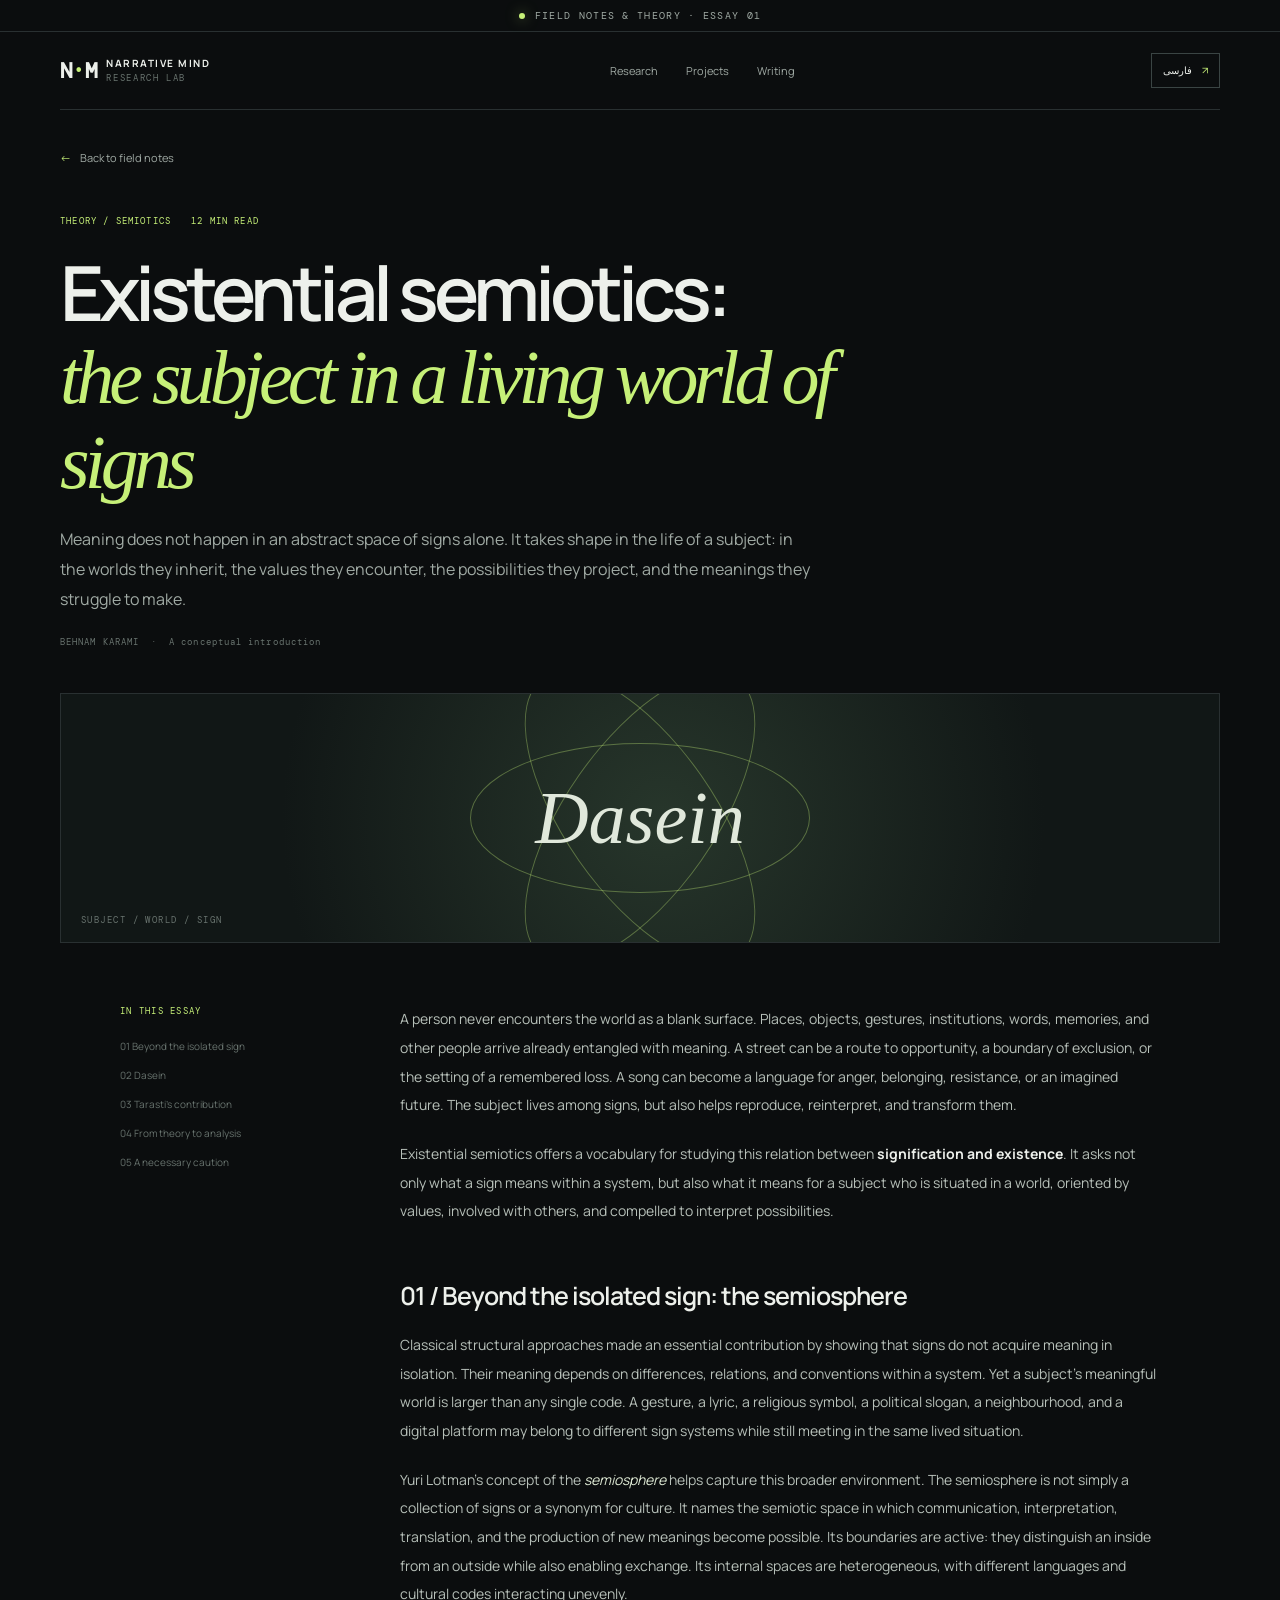
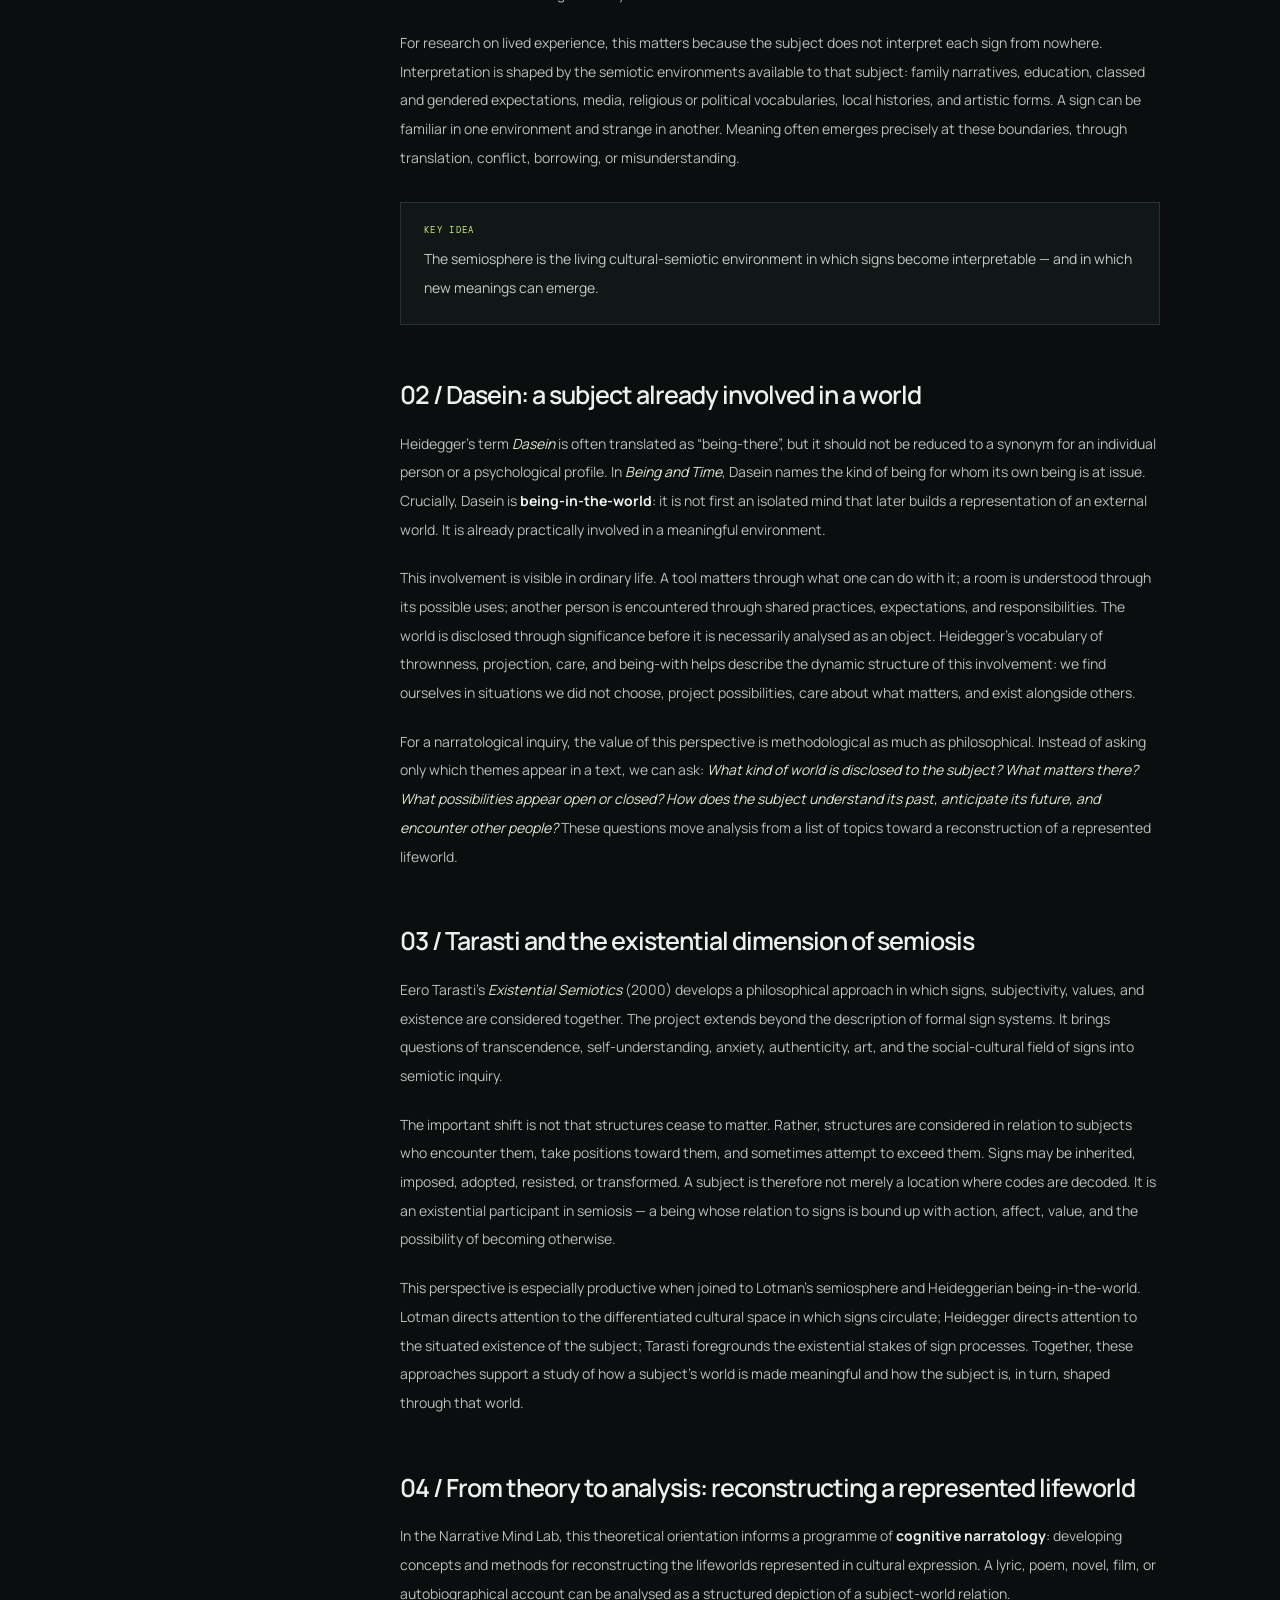
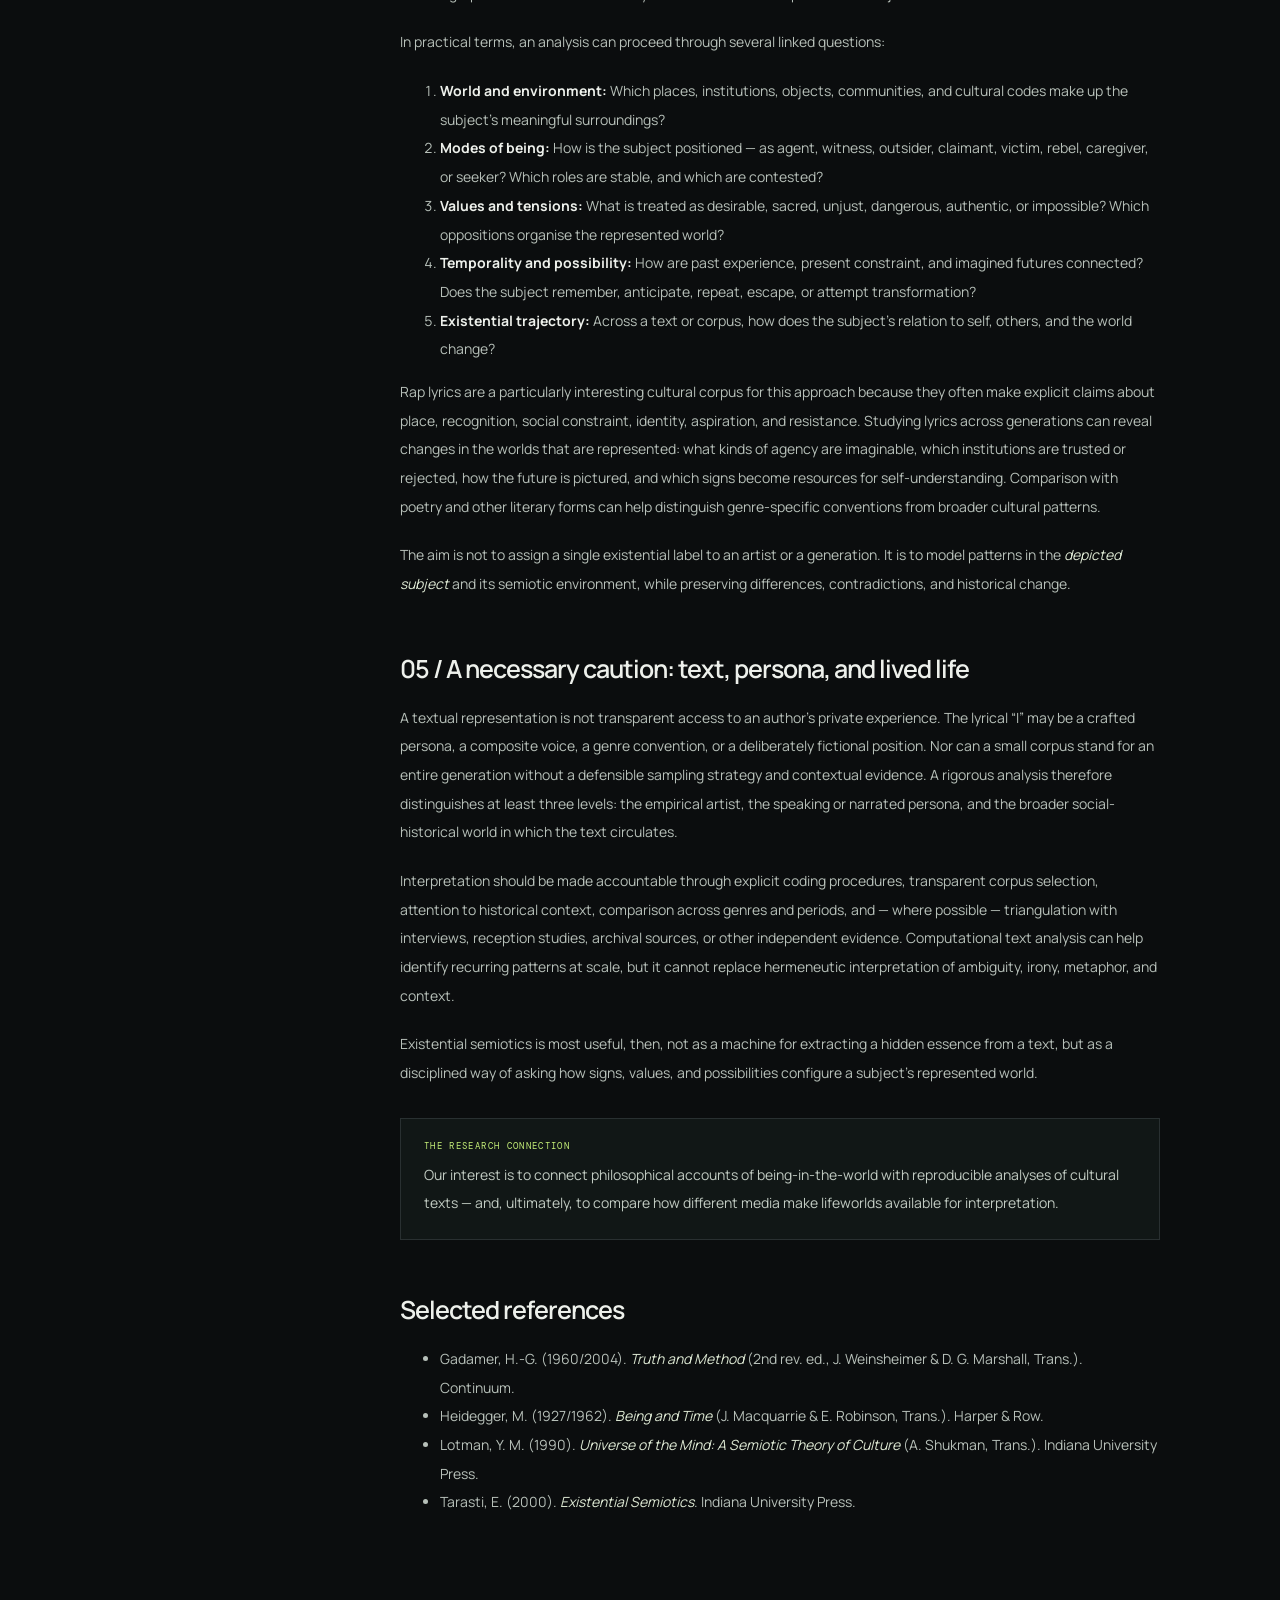
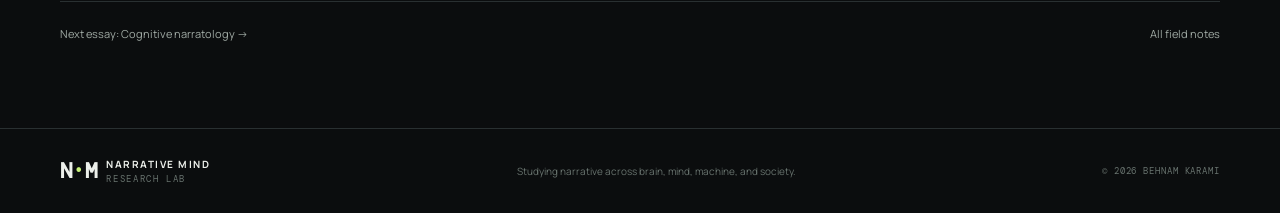
<file: blog/existential-semiotics.html>
<!doctype html>
<html lang="en" dir="ltr">
<head>
  <meta charset="utf-8"><meta name="viewport" content="width=device-width, initial-scale=1">
  <meta name="theme-color" content="#0b0d0e">
  <meta name="description" content="An introduction to existential semiotics, Dasein, Lotman's semiosphere, and the subject's lifeworld of signs.">
  <title>Existential Semiotics — Narrative Mind Lab</title>
  <link rel="icon" type="image/svg+xml" href="../assets/favicon.svg">
  <link rel="preconnect" href="https://fonts.googleapis.com"><link rel="preconnect" href="https://fonts.gstatic.com" crossorigin>
  <link href="https://fonts.googleapis.com/css2?family=DM+Sans:wght@400;500;600;700&family=Playfair+Display:wght@500;600;700&family=Vazirmatn:wght@400;500;600;700&display=swap" rel="stylesheet">
  <link rel="stylesheet" href="../assets/styles.css"><link rel="stylesheet" href="../assets/article.css">
  <script defer src="../assets/site.js"></script>
</head>
<body>
  <div class="announcement-line"><span class="line-dot"></span><span class="lang-en">FIELD NOTES & THEORY · ESSAY 01</span><span class="lang-fa" hidden>یادداشت‌ها و مبانی نظری · جستار ۰۱</span></div>
  <header class="site-header article-header">
    <a class="brand" href="../index.html"><span class="brand-mark">N<span>·</span>M</span><span class="brand-copy"><strong>NARRATIVE MIND</strong><small>RESEARCH LAB</small></span></a>
    <button class="menu-toggle" aria-label="Open navigation" aria-expanded="false"><span></span><span></span></button>
    <nav class="nav-links"><a href="../index.html#research"><span class="lang-en">Research</span><span class="lang-fa" hidden>پژوهش</span></a><a href="../index.html#projects"><span class="lang-en">Projects</span><span class="lang-fa" hidden>پروژه‌ها</span></a><a href="../index.html#writing"><span class="lang-en">Writing</span><span class="lang-fa" hidden>نوشتارها</span></a></nav>
    <button class="language-switch" type="button"><span class="lang-en">فارسی</span><span class="lang-fa" hidden>English</span><span class="switch-icon">↗</span></button>
  </header>
  <main class="article-page">
    <div class="section-shell article-shell">
      <a class="back-link" href="../index.html#writing"><span>←</span> <span class="lang-en">Back to field notes</span><span class="lang-fa" hidden>بازگشت به یادداشت‌ها</span></a>
      <header class="article-hero">
        <div class="article-kicker"><span>THEORY / SEMIOTICS</span><span>12 MIN READ</span></div>
        <h1 class="lang-en">Existential semiotics:<br><em>the subject in a living world of signs</em></h1>
        <h1 class="lang-fa" hidden>نشانه‌شناسی هستی‌گرا:<br><em>سوژه در جهان زنده نشانه‌ها</em></h1>
        <p class="article-deck lang-en">Meaning does not happen in an abstract space of signs alone. It takes shape in the life of a subject: in the worlds they inherit, the values they encounter, the possibilities they project, and the meanings they struggle to make.</p>
        <p class="article-deck lang-fa" hidden>معنا تنها در فضای انتزاعیِ نشانه‌ها رخ نمی‌دهد؛ معنا در زندگی سوژه شکل می‌گیرد: در جهان‌هایی که به ارث می‌برد، ارزش‌هایی که با آن‌ها مواجه می‌شود، امکان‌هایی که پیش می‌نهد و معناهایی که برای ساختنشان تلاش می‌کند.</p>
        <div class="article-byline"><span>BEHNAM KARAMI</span><span>·</span><span class="lang-en">A conceptual introduction</span><span class="lang-fa" hidden>درآمدی مفهومی</span></div>
      </header>
      <div class="article-cover cover-existential"><span class="cover-dasein">Dasein</span><span class="cover-circle c1"></span><span class="cover-circle c2"></span><span class="cover-circle c3"></span><span class="cover-caption">SUBJECT / WORLD / SIGN</span></div>
      <div class="article-layout">
        <aside class="article-aside"><div class="aside-sticky"><span class="aside-label lang-en">IN THIS ESSAY</span><span class="aside-label lang-fa" hidden>در این جستار</span><a href="#signs">01 <span class="lang-en">Beyond the isolated sign</span><span class="lang-fa" hidden>فراتر از نشانه منفرد</span></a><a href="#dasein">02 <span>Dasein</span></a><a href="#tarasti">03 <span class="lang-en">Tarasti's contribution</span><span class="lang-fa" hidden>سهم تاراستی</span></a><a href="#method">04 <span class="lang-en">From theory to analysis</span><span class="lang-fa" hidden>از نظریه تا تحلیل</span></a><a href="#limits">05 <span class="lang-en">A necessary caution</span><span class="lang-fa" hidden>یک ملاحظه ضروری</span></a></div></aside>
        <article class="article-content">
          <div class="article-content-lang lang-en">
            <p class="lead-paragraph">A person never encounters the world as a blank surface. Places, objects, gestures, institutions, words, memories, and other people arrive already entangled with meaning. A street can be a route to opportunity, a boundary of exclusion, or the setting of a remembered loss. A song can become a language for anger, belonging, resistance, or an imagined future. The subject lives among signs, but also helps reproduce, reinterpret, and transform them.</p>
            <p>Existential semiotics offers a vocabulary for studying this relation between <strong>signification and existence</strong>. It asks not only what a sign means within a system, but also what it means for a subject who is situated in a world, oriented by values, involved with others, and compelled to interpret possibilities.</p>
            <h2 id="signs">01 / Beyond the isolated sign: the semiosphere</h2>
            <p>Classical structural approaches made an essential contribution by showing that signs do not acquire meaning in isolation. Their meaning depends on differences, relations, and conventions within a system. Yet a subject's meaningful world is larger than any single code. A gesture, a lyric, a religious symbol, a political slogan, a neighbourhood, and a digital platform may belong to different sign systems while still meeting in the same lived situation.</p>
            <p>Yuri Lotman's concept of the <em>semiosphere</em> helps capture this broader environment. The semiosphere is not simply a collection of signs or a synonym for culture. It names the semiotic space in which communication, interpretation, translation, and the production of new meanings become possible. Its boundaries are active: they distinguish an inside from an outside while also enabling exchange. Its internal spaces are heterogeneous, with different languages and cultural codes interacting unevenly.</p>
            <p>For research on lived experience, this matters because the subject does not interpret each sign from nowhere. Interpretation is shaped by the semiotic environments available to that subject: family narratives, education, classed and gendered expectations, media, religious or political vocabularies, local histories, and artistic forms. A sign can be familiar in one environment and strange in another. Meaning often emerges precisely at these boundaries, through translation, conflict, borrowing, or misunderstanding.</p>
            <div class="article-callout"><span>KEY IDEA</span><p>The semiosphere is the living cultural-semiotic environment in which signs become interpretable — and in which new meanings can emerge.</p></div>
            <h2 id="dasein">02 / Dasein: a subject already involved in a world</h2>
            <p>Heidegger's term <em>Dasein</em> is often translated as “being-there”, but it should not be reduced to a synonym for an individual person or a psychological profile. In <em>Being and Time</em>, Dasein names the kind of being for whom its own being is at issue. Crucially, Dasein is <strong>being-in-the-world</strong>: it is not first an isolated mind that later builds a representation of an external world. It is already practically involved in a meaningful environment.</p>
            <p>This involvement is visible in ordinary life. A tool matters through what one can do with it; a room is understood through its possible uses; another person is encountered through shared practices, expectations, and responsibilities. The world is disclosed through significance before it is necessarily analysed as an object. Heidegger's vocabulary of thrownness, projection, care, and being-with helps describe the dynamic structure of this involvement: we find ourselves in situations we did not choose, project possibilities, care about what matters, and exist alongside others.</p>
            <p>For a narratological inquiry, the value of this perspective is methodological as much as philosophical. Instead of asking only which themes appear in a text, we can ask: <em>What kind of world is disclosed to the subject? What matters there? What possibilities appear open or closed? How does the subject understand its past, anticipate its future, and encounter other people?</em> These questions move analysis from a list of topics toward a reconstruction of a represented lifeworld.</p>
            <h2 id="tarasti">03 / Tarasti and the existential dimension of semiosis</h2>
            <p>Eero Tarasti's <em>Existential Semiotics</em> (2000) develops a philosophical approach in which signs, subjectivity, values, and existence are considered together. The project extends beyond the description of formal sign systems. It brings questions of transcendence, self-understanding, anxiety, authenticity, art, and the social-cultural field of signs into semiotic inquiry.</p>
            <p>The important shift is not that structures cease to matter. Rather, structures are considered in relation to subjects who encounter them, take positions toward them, and sometimes attempt to exceed them. Signs may be inherited, imposed, adopted, resisted, or transformed. A subject is therefore not merely a location where codes are decoded. It is an existential participant in semiosis — a being whose relation to signs is bound up with action, affect, value, and the possibility of becoming otherwise.</p>
            <p>This perspective is especially productive when joined to Lotman's semiosphere and Heideggerian being-in-the-world. Lotman directs attention to the differentiated cultural space in which signs circulate; Heidegger directs attention to the situated existence of the subject; Tarasti foregrounds the existential stakes of sign processes. Together, these approaches support a study of how a subject's world is made meaningful and how the subject is, in turn, shaped through that world.</p>
            <h2 id="method">04 / From theory to analysis: reconstructing a represented lifeworld</h2>
            <p>In the Narrative Mind Lab, this theoretical orientation informs a programme of <strong>cognitive narratology</strong>: developing concepts and methods for reconstructing the lifeworlds represented in cultural expression. A lyric, poem, novel, film, or autobiographical account can be analysed as a structured depiction of a subject-world relation.</p>
            <p>In practical terms, an analysis can proceed through several linked questions:</p>
            <ol>
              <li><strong>World and environment:</strong> Which places, institutions, objects, communities, and cultural codes make up the subject's meaningful surroundings?</li>
              <li><strong>Modes of being:</strong> How is the subject positioned — as agent, witness, outsider, claimant, victim, rebel, caregiver, or seeker? Which roles are stable, and which are contested?</li>
              <li><strong>Values and tensions:</strong> What is treated as desirable, sacred, unjust, dangerous, authentic, or impossible? Which oppositions organise the represented world?</li>
              <li><strong>Temporality and possibility:</strong> How are past experience, present constraint, and imagined futures connected? Does the subject remember, anticipate, repeat, escape, or attempt transformation?</li>
              <li><strong>Existential trajectory:</strong> Across a text or corpus, how does the subject's relation to self, others, and the world change?</li>
            </ol>
            <p>Rap lyrics are a particularly interesting cultural corpus for this approach because they often make explicit claims about place, recognition, social constraint, identity, aspiration, and resistance. Studying lyrics across generations can reveal changes in the worlds that are represented: what kinds of agency are imaginable, which institutions are trusted or rejected, how the future is pictured, and which signs become resources for self-understanding. Comparison with poetry and other literary forms can help distinguish genre-specific conventions from broader cultural patterns.</p>
            <p>The aim is not to assign a single existential label to an artist or a generation. It is to model patterns in the <em>depicted subject</em> and its semiotic environment, while preserving differences, contradictions, and historical change.</p>
            <h2 id="limits">05 / A necessary caution: text, persona, and lived life</h2>
            <p>A textual representation is not transparent access to an author's private experience. The lyrical “I” may be a crafted persona, a composite voice, a genre convention, or a deliberately fictional position. Nor can a small corpus stand for an entire generation without a defensible sampling strategy and contextual evidence. A rigorous analysis therefore distinguishes at least three levels: the empirical artist, the speaking or narrated persona, and the broader social-historical world in which the text circulates.</p>
            <p>Interpretation should be made accountable through explicit coding procedures, transparent corpus selection, attention to historical context, comparison across genres and periods, and — where possible — triangulation with interviews, reception studies, archival sources, or other independent evidence. Computational text analysis can help identify recurring patterns at scale, but it cannot replace hermeneutic interpretation of ambiguity, irony, metaphor, and context.</p>
            <p>Existential semiotics is most useful, then, not as a machine for extracting a hidden essence from a text, but as a disciplined way of asking how signs, values, and possibilities configure a subject's represented world.</p>
            <div class="article-endnote"><span>THE RESEARCH CONNECTION</span><p>Our interest is to connect philosophical accounts of being-in-the-world with reproducible analyses of cultural texts — and, ultimately, to compare how different media make lifeworlds available for interpretation.</p></div>
            <h2 class="references-title">Selected references</h2>
            <ul class="references"><li>Gadamer, H.-G. (1960/2004). <em>Truth and Method</em> (2nd rev. ed., J. Weinsheimer & D. G. Marshall, Trans.). Continuum.</li><li>Heidegger, M. (1927/1962). <em>Being and Time</em> (J. Macquarrie & E. Robinson, Trans.). Harper & Row.</li><li>Lotman, Y. M. (1990). <em>Universe of the Mind: A Semiotic Theory of Culture</em> (A. Shukman, Trans.). Indiana University Press.</li><li>Tarasti, E. (2000). <em>Existential Semiotics</em>. Indiana University Press.</li></ul>
          </div>
          <div class="article-content-lang lang-fa" hidden>
            <p class="lead-paragraph">انسان هرگز جهان را همچون سطحی خالی و بی‌معنا تجربه نمی‌کند. مکان‌ها، اشیا، حرکات، نهادها، واژه‌ها، خاطرات و دیگر انسان‌ها از ابتدا در شبکه‌ای از معانی به یکدیگر پیوند خورده‌اند. یک خیابان می‌تواند مسیر دستیابی به فرصت، مرزی برای طردشدگی یا صحنه خاطره‌ای از فقدان باشد. یک ترانه می‌تواند به زبان خشم، تعلق، مقاومت یا آینده‌ای خیالی تبدیل شود. سوژه در میان نشانه‌ها زندگی می‌کند، اما هم‌زمان آن‌ها را بازتولید، بازتفسیر و دگرگون نیز می‌سازد.</p>
            <p>نشانه‌شناسی هستی‌گرا واژگانی مفهومی برای مطالعه نسبت میان <strong>دلالت و هستی</strong> فراهم می‌کند. پرسش آن تنها این نیست که یک نشانه درون یک نظام چه معنایی دارد؛ بلکه می‌پرسد این نشانه برای سوژه‌ای که در جهانی موقعیت‌مند زندگی می‌کند، با ارزش‌هایی جهت می‌گیرد، با دیگران درگیر است و ناگزیر از تفسیر امکان‌هاست، چه معنایی پیدا می‌کند.</p>
            <h2 id="signs-fa">۰۱ / فراتر از نشانه منفرد: سپهر نشانه‌ای</h2>
            <p>رویکردهای ساختارگرا سهم مهمی در نشان‌دادن این نکته داشته‌اند که نشانه‌ها به‌صورت منفرد معنا پیدا نمی‌کنند؛ معنای آن‌ها وابسته به تفاوت‌ها، روابط و قراردادهای درون یک نظام است. بااین‌حال، جهان معنادار سوژه از هر رمزگان منفردی گسترده‌تر است. یک حرکت، ترانه، نماد دینی، شعار سیاسی، محله یا سکوی دیجیتال ممکن است به نظام‌های نشانه‌ای متفاوتی تعلق داشته باشد، اما همگی در یک موقعیت زیسته با یکدیگر تلاقی کنند.</p>
            <p>مفهوم <em>سپهر نشانه‌ای</em> یوری لوتمان برای فهم این محیط گسترده‌تر سودمند است. سپهر نشانه‌ای صرفاً مجموعه‌ای از نشانه‌ها یا مترادفی برای فرهنگ نیست؛ بلکه فضای نشانه‌ای‌ای است که ارتباط، تفسیر، ترجمه و تولید معناهای تازه در آن امکان‌پذیر می‌شوند. مرزهای آن فعال‌اند: از یک‌سو درون را از بیرون متمایز می‌کنند و از سوی دیگر امکان مبادله را فراهم می‌سازند. فضاهای درونی آن نیز ناهمگون‌اند و زبان‌ها و رمزگان فرهنگی مختلف به‌شکلی نامتقارن با یکدیگر تعامل می‌کنند.</p>
            <p>این مفهوم برای پژوهش درباره تجربه زیسته اهمیت دارد؛ زیرا سوژه از هیچ و در خلأ نشانه‌ها را تفسیر نمی‌کند. تفسیر او از محیط‌های نشانه‌ای در دسترسش تأثیر می‌پذیرد: روایت‌های خانوادگی، آموزش، انتظارات طبقاتی و جنسیتی، رسانه‌ها، واژگان دینی یا سیاسی، تاریخ محلی و صورت‌های هنری. یک نشانه ممکن است در محیطی آشنا و در محیطی دیگر بیگانه باشد. معنا اغلب دقیقاً در همین مرزها، از طریق ترجمه، تعارض، وام‌گیری یا سوءتفاهم پدیدار می‌شود.</p>
            <div class="article-callout"><span>ایده کلیدی</span><p>سپهر نشانه‌ای محیط زنده فرهنگی ـ نشانه‌ای‌ای است که در آن نشانه‌ها تفسیرپذیر می‌شوند و معناهای تازه امکان ظهور می‌یابند.</p></div>
            <h2 id="dasein-fa">۰۲ / دازاین: سوژه‌ای که از پیش درگیر جهان است</h2>
            <p>اصطلاح <em>دازاین</em> در اندیشه هایدگر را اغلب به «هستی ـ آنجا» ترجمه می‌کنند، اما نباید آن را مترادف فرد انسانی یا یک نیمرخ روان‌شناختی دانست. در کتاب <em>هستی و زمان</em>، دازاین به نحوه‌ای از هستی اشاره دارد که هستیِ خود برایش مسئله است. نکته بنیادین آن است که دازاین همواره <strong>بودن ـ در ـ جهان</strong> است: دازاین ابتدا ذهنی منزوی نیست که بعداً تصویری از جهان بیرونی بسازد؛ بلکه از همان آغاز در محیطی معنادار مشارکت عملی دارد.</p>
            <p>این درگیری در زندگی روزمره آشکار است. ابزار از طریق کاری که می‌توان با آن انجام داد معنا پیدا می‌کند؛ اتاق از طریق امکان‌های کاربردی‌اش فهمیده می‌شود؛ و انسان دیگر درون شبکه‌ای از کنش‌های مشترک، انتظارها و مسئولیت‌ها مواجه می‌شود. جهان پیش از آنکه الزاماً به‌مثابه ابژه‌ای مستقل تحلیل شود، از طریق دلالت و اهمیت برای ما آشکار می‌شود. مفاهیمی چون افکندگی، فرافکنی امکان‌ها، دل‌مشغولی و بودن ـ با ـ دیگران، ساختار پویای این درگیری را توصیف می‌کنند: ما خود را در موقعیت‌هایی می‌یابیم که انتخاب نکرده‌ایم، امکان‌هایی را پیش می‌نهیم، به آنچه برایمان مهم است دل می‌بندیم و در کنار دیگران وجود داریم.</p>
            <p>ارزش این نگاه برای پژوهش روایت‌شناختی، هم فلسفی و هم روش‌شناختی است. به‌جای آنکه تنها بپرسیم چه مضمون‌هایی در یک متن حضور دارند، می‌توان پرسید: <em>چه نوع جهانی برای سوژه آشکار می‌شود؟ چه چیزهایی در آن اهمیت دارند؟ کدام امکان‌ها گشوده یا مسدودند؟ سوژه گذشته خود را چگونه می‌فهمد، آینده را چگونه انتظار می‌کشد و با دیگران چگونه مواجه می‌شود؟</em> این پرسش‌ها تحلیل را از فهرستی از موضوعات به‌سوی بازسازی زیست‌جهانی بازنمایی‌شده هدایت می‌کنند.</p>
            <h2 id="tarasti-fa">۰۳ / تاراستی و بُعد وجودیِ نشانه‌پردازی</h2>
            <p>کتاب <em>نشانه‌شناسی هستی‌گرا</em> اثر ائو تاراستی (۲۰۰۰) رویکردی فلسفی را بسط می‌دهد که در آن نشانه‌ها، سوژگی، ارزش‌ها و هستی در کنار یکدیگر مطالعه می‌شوند. این پروژه از توصیف نظام‌های صوری نشانه فراتر می‌رود و مسائلی چون تعالی، خودفهمی، اضطراب، اصالت، هنر و میدان اجتماعی ـ فرهنگی نشانه‌ها را وارد پژوهش نشانه‌شناختی می‌کند.</p>
            <p>تغییر مهم در اینجا به معنای بی‌اهمیت‌شدن ساختارها نیست؛ بلکه ساختارها در نسبت با سوژه‌هایی بررسی می‌شوند که با آن‌ها مواجه می‌شوند، در برابرشان موضع می‌گیرند و گاه می‌کوشند از آن‌ها فراتر روند. نشانه‌ها می‌توانند به ارث برسند، تحمیل شوند، پذیرفته شوند، در برابرشان مقاومت شود یا دگرگون گردند. بنابراین سوژه صرفاً جایگاهی برای رمزگشایی از رمزگان نیست؛ بلکه مشارکت‌کننده‌ای هستی‌مند در فرایند نشانه‌پردازی است: موجودی که نسبتش با نشانه‌ها با کنش، عاطفه، ارزش و امکانِ دیگرگونه‌شدن پیوند دارد.</p>
            <p>این چشم‌انداز هنگامی که با سپهر نشانه‌ای لوتمان و بودن ـ در ـ جهانِ هایدگری ترکیب شود، ظرفیت تحلیلی ویژه‌ای پیدا می‌کند. لوتمان توجه ما را به فضای فرهنگیِ متکثری جلب می‌کند که نشانه‌ها در آن گردش می‌کنند؛ هایدگر بر موقعیت‌مندی هستی سوژه تأکید می‌کند؛ و تاراستی اهمیت وجودیِ فرایندهای نشانه‌ای را برجسته می‌سازد. این سه چشم‌انداز در کنار هم امکان مطالعه چگونگی معنادارشدن جهان سوژه و شکل‌گیری متقابل سوژه از طریق آن جهان را فراهم می‌کنند.</p>
            <h2 id="method-fa">۰۴ / از نظریه تا تحلیل: بازسازی زیست‌جهان بازنمایی‌شده</h2>
            <p>در آزمایشگاه ذهن روایت‌مند، این جهت‌گیری نظری به برنامه‌ای در <strong>روایت‌شناسی شناختی</strong> شکل می‌دهد: توسعه مفاهیم و روش‌هایی برای بازسازی زیست‌جهان‌هایی که در بیان فرهنگی بازنمایی می‌شوند. ترانه، شعر، رمان، فیلم یا روایت خودزندگی‌نامه‌ای را می‌توان به‌مثابه بازنمایی‌ای ساختارمند از نسبت میان سوژه و جهان تحلیل کرد.</p>
            <p>در عمل، تحلیل می‌تواند از طریق چند پرسش مرتبط پیش برود:</p>
            <ol>
              <li><strong>جهان و محیط:</strong> چه مکان‌ها، نهادها، اشیا، اجتماع‌ها و رمزگان فرهنگی پیرامون معنادار سوژه را می‌سازند؟</li>
              <li><strong>شیوه‌های بودن:</strong> سوژه در چه موقعیتی قرار می‌گیرد: کنشگر، شاهد، بیگانه، مدعی، قربانی، شورشی، مراقبت‌کننده یا جست‌وجوگر؟ کدام نقش‌ها پایدار و کدام مناقشه‌برانگیزند؟</li>
              <li><strong>ارزش‌ها و تنش‌ها:</strong> چه چیزی مطلوب، مقدس، ناعادلانه، خطرناک، اصیل یا ناممکن تلقی می‌شود؟ چه تقابل‌هایی جهان بازنمایی‌شده را سازمان می‌دهند؟</li>
              <li><strong>زمان‌مندی و امکان:</strong> تجربه گذشته، محدودیت اکنون و آینده‌های تصورشده چگونه به یکدیگر پیوند می‌خورند؟ سوژه به یاد می‌آورد، پیش‌بینی می‌کند، تکرار می‌کند، می‌گریزد یا در پی دگرگونی است؟</li>
              <li><strong>مسیر وجودی:</strong> نسبت سوژه با خود، دیگری و جهان در طول یک متن یا در سراسر یک پیکره چگونه تغییر می‌کند؟</li>
            </ol>
            <p>متن ترانه‌های رپ برای این رویکرد پیکره فرهنگی جالبی است؛ زیرا اغلب به‌صراحت به مکان، به‌رسمیت‌شناخته‌شدن، محدودیت اجتماعی، هویت، آرمان و مقاومت می‌پردازد. مطالعه ترانه‌ها در نسل‌های مختلف می‌تواند دگرگونی جهان‌های بازنمایی‌شده را آشکار کند: چه شکل‌هایی از عاملیت قابل تصورند، به کدام نهادها اعتماد یا بی‌اعتمادی می‌شود، آینده چگونه تصویر می‌شود و کدام نشانه‌ها به منابعی برای خودفهمی تبدیل می‌شوند. مقایسه با شعر و صورت‌های ادبی دیگر نیز به تمایز قراردادهای خاص هر ژانر از الگوهای گسترده‌تر فرهنگی کمک می‌کند.</p>
            <p>هدف، الصاق یک برچسب وجودیِ واحد به هنرمند یا یک نسل نیست. هدف، مدل‌سازی الگوها در <em>سوژه بازنمایی‌شده</em> و محیط نشانه‌ای اوست، به‌گونه‌ای که تفاوت‌ها، تناقض‌ها و دگرگونی تاریخی حفظ شوند.</p>
            <h2 id="limits-fa">۰۵ / یک ملاحظه ضروری: متن، پرسونا و زندگی زیسته</h2>
            <p>بازنمایی متنی دسترسی شفاف و بی‌واسطه به تجربه خصوصی نویسنده نیست. «منِ» راوی در ترانه ممکن است پرسونا یا شخصیتی ساخته‌شده، صدایی ترکیبی، قراردادی ژانری یا موضعی عامدانه خیالی باشد. همچنین یک پیکره کوچک، بدون راهبرد نمونه‌گیری موجه و شواهد زمینه‌ای، نمی‌تواند نماینده یک نسل کامل تلقی شود. بنابراین تحلیل دقیق دست‌کم سه سطح را از یکدیگر متمایز می‌کند: هنرمند واقعی، پرسونا یا سوژه سخنگو/روایت‌شده، و جهان اجتماعی ـ تاریخی گسترده‌تری که متن در آن گردش می‌کند.</p>
            <p>تفسیر باید از طریق رویه‌های کدگذاری صریح، انتخاب شفاف پیکره، توجه به زمینه تاریخی، مقایسه میان ژانرها و دوره‌ها و در صورت امکان مثلث‌سازی با مصاحبه‌ها، مطالعات دریافت، منابع آرشیوی یا شواهد مستقل دیگر پاسخ‌گو و قابل ارزیابی شود. تحلیل محاسباتی متن می‌تواند به شناسایی الگوهای تکرارشونده در مقیاس بزرگ کمک کند، اما جایگزین تفسیر هرمنوتیکیِ ابهام، طنز، استعاره و بافت نمی‌شود.</p>
            <p>پس نشانه‌شناسی هستی‌گرا بیش از آنکه ماشینی برای استخراج ذات پنهان متن باشد، روشی منضبط برای پرسیدن این پرسش است که نشانه‌ها، ارزش‌ها و امکان‌ها چگونه جهان بازنمایی‌شده سوژه را صورت‌بندی می‌کنند.</p>
            <div class="article-endnote"><span>پیوند با برنامه پژوهشی</span><p>هدف ما پیوند دادن تبیین‌های فلسفیِ بودن ـ در ـ جهان با تحلیل‌های بازتولیدپذیر متون فرهنگی است؛ و در نهایت مقایسه اینکه رسانه‌های مختلف چگونه زیست‌جهان‌ها را برای تفسیر در دسترس قرار می‌دهند.</p></div>
            <h2 class="references-title">منابع منتخب</h2>
            <ul class="references"><li>گادامر، هانس‌گئورگ. (۱۹۶۰/۲۰۰۴). <em>حقیقت و روش</em>. (ترجمه انگلیسی نسخه بازنگری‌شده دوم).</li><li>هایدگر، مارتین. (۱۹۲۷/۱۹۶۲). <em>هستی و زمان</em>. (ترجمه انگلیسی مک‌کواری و رابینسون).</li><li>لوتمان، یوری. (۱۹۹۰). <em>جهان ذهن: نظریه‌ای نشانه‌شناختی درباره فرهنگ</em>. ترجمه آن شوکمن، انتشارات دانشگاه ایندیانا.</li><li>تاراستی، ائو. (۲۰۰۰). <em>نشانه‌شناسی هستی‌گرا</em>. انتشارات دانشگاه ایندیانا.</li></ul>
          </div>
        </article>
      </div>
      <div class="article-footer-nav"><a href="cognitive-narratology.html"><span class="lang-en">Next essay: Cognitive narratology →</span><span class="lang-fa" hidden>جستار بعدی: روایت‌شناسی شناختی ←</span></a><a href="../index.html#writing"><span class="lang-en">All field notes</span><span class="lang-fa" hidden>همه نوشتارها</span></a></div>
    </div>
  </main>
  <footer class="site-footer"><div class="section-shell footer-inner"><a class="brand footer-brand" href="../index.html"><span class="brand-mark">N<span>·</span>M</span><span class="brand-copy"><strong>NARRATIVE MIND</strong><small>RESEARCH LAB</small></span></a><p class="lang-en">Studying narrative across brain, mind, machine, and society.</p><p class="lang-fa" hidden>مطالعه روایت در مغز، ذهن، ماشین و جامعه.</p><span class="footer-copy">© <span id="year"></span> BEHNAM KARAMI</span></div></footer>
</body></html>
</file>
<file: assets/styles.css>
@import url('https://fonts.googleapis.com/css2?family=DM+Mono:wght@400;500&family=DM+Sans:wght@400;500;600;700&family=Manrope:wght@400;500;600;700;800&family=Vazirmatn:wght@400;500;600;700&display=swap');
:root{--bg:#0b0d0e;--bg-soft:#101314;--panel:#131718;--panel-2:#171c1d;--line:#293031;--line-strong:#3a4443;--text:#edf0eb;--muted:#a0aaa4;--faint:#68736e;--accent:#c6f078;--accent-dim:#8ca75b;--max:1160px;--sans:'Manrope','DM Sans',Arial,sans-serif;--persian:'Vazirmatn','DM Sans',sans-serif;--mono:'DM Mono',monospace;--ease:cubic-bezier(.2,.75,.25,1)}
*{box-sizing:border-box}html{scroll-behavior:smooth;scroll-padding-top:100px;background:var(--bg)}body{margin:0;background:var(--bg);color:var(--text);font-family:var(--sans);font-size:15px;line-height:1.75;-webkit-font-smoothing:antialiased}body:before{content:"";position:fixed;inset:0;pointer-events:none;opacity:.12;z-index:-1;background-image:linear-gradient(rgba(255,255,255,.025) 1px,transparent 1px),linear-gradient(90deg,rgba(255,255,255,.025) 1px,transparent 1px);background-size:80px 80px}a{color:inherit;text-decoration:none}button{font:inherit}::selection{background:var(--accent);color:#101411}.section-shell{width:min(var(--max),calc(100% - 56px));margin-inline:auto}.announcement-line{min-height:32px;padding:6px 24px;border-bottom:1px solid var(--line);display:flex;justify-content:center;align-items:center;gap:10px;color:var(--muted);font:10px var(--mono);letter-spacing:.13em;text-transform:uppercase}.line-dot,.project-status i{width:6px;height:6px;display:inline-block;border-radius:50%;background:var(--accent);box-shadow:0 0 13px rgba(198,240,120,.55)}.site-header{height:78px;width:min(var(--max),calc(100% - 56px));margin:auto;display:flex;align-items:center;justify-content:space-between;gap:28px;border-bottom:1px solid var(--line);position:relative;z-index:20}.brand{display:flex;align-items:center;gap:11px;min-width:194px}.brand-mark{font:600 21px var(--mono);letter-spacing:-.12em;color:var(--text)}.brand-mark span{color:var(--accent);padding:0 2px}.brand-copy{display:flex;flex-direction:column;line-height:1.25}.brand-copy strong{font-size:10px;letter-spacing:.15em;font-weight:700}.brand-copy small{font:9px var(--mono);color:var(--faint);letter-spacing:.18em;margin-top:3px}.nav-links{display:flex;align-items:center;justify-content:center;gap:clamp(12px,2.2vw,29px)}.nav-links a{font-size:11px;color:var(--muted);transition:color .2s}.nav-links a:hover,.nav-links a:focus-visible{color:var(--accent)}.language-switch{border:1px solid var(--line-strong);background:transparent;color:var(--text);padding:8px 11px;font-size:10px;cursor:pointer;display:flex;align-items:center;gap:10px;transition:.2s}.language-switch:hover{border-color:var(--accent);color:var(--accent)}.switch-icon{color:var(--accent)}.menu-toggle{display:none;background:none;border:0;color:var(--text)}.hero{min-height:620px;padding-top:92px;padding-bottom:75px;display:grid;grid-template-columns:1.15fr .85fr;align-items:center;gap:44px}.hero-copy{max-width:680px}.eyebrow{display:flex;align-items:center;gap:11px;margin:0 0 22px;color:var(--accent);font:10px var(--mono);letter-spacing:.18em;text-transform:uppercase}.eyebrow-rule{width:26px;height:1px;background:var(--accent);display:inline-block}.hero h1,.section-heading h2,.contact-layout h2{font:500 clamp(42px,5.7vw,76px)/1.09 var(--sans);letter-spacing:-.065em;margin:0;color:var(--text)}.hero h1 em,.section-heading h2 em,.contact-layout h2 em{font-family:Georgia,serif;font-weight:400;color:var(--accent);letter-spacing:-.045em}.hero-subtitle{max-width:620px;margin:28px 0 0;color:var(--muted);font-size:15px;line-height:1.9}.hero-subtitle strong{color:var(--text);font-weight:600}.hero-actions{display:flex;align-items:center;gap:28px;margin-top:36px}.button{display:inline-flex;align-items:center;gap:22px;padding:13px 17px;font-size:11px;font-weight:700;transition:all .25s var(--ease)}.button-primary{background:var(--accent);color:#131811}.button-primary:hover{background:#d8ff91;transform:translateY(-2px)}.text-link,.read-link,.project-external{display:inline-flex;align-items:center;gap:12px;color:var(--text);font-size:11px;font-weight:600;border-bottom:1px solid var(--line-strong);padding-bottom:5px;transition:color .2s,border-color .2s}.text-link:hover,.read-link:hover,.project-external:hover{color:var(--accent);border-color:var(--accent)}.hero-meta{display:flex;align-items:center;gap:15px;margin-top:58px;color:var(--faint);font:10px var(--mono);letter-spacing:.04em}.meta-number{color:var(--accent)}.hero-visual{position:relative;min-height:490px;display:flex;align-items:center;justify-content:center}.visual-orbit{position:absolute;border:1px solid var(--line);border-radius:50%;width:390px;height:390px}.orbit-two{width:470px;height:470px;border-style:dashed;opacity:.55}.narrative-graphic{width:min(100%,540px);height:auto;overflow:visible;position:relative}.narrative-graphic .node circle{fill:#19211d;stroke:var(--accent);stroke-width:1.2}.narrative-graphic .node>text:not(.node-label){fill:var(--accent);font:500 17px var(--mono);text-anchor:middle}.narrative-graphic .node-label{fill:var(--muted);font:10px var(--mono);letter-spacing:2px;text-anchor:middle}.visual-caption{position:absolute;bottom:4px;left:50%;transform:translateX(-50%);width:78%;display:flex;justify-content:space-between;color:var(--faint);font:9px var(--mono);letter-spacing:.12em}.manifesto-band{border-block:1px solid var(--line);background:linear-gradient(90deg,#0e1111,#111817 50%,#0e1111)}.manifesto-inner{min-height:118px;display:grid;grid-template-columns:100px 1fr 40px;align-items:center;gap:26px}.manifesto-index{font:11px var(--mono);color:var(--accent);letter-spacing:.1em}.manifesto-inner p{max-width:800px;margin:0;color:#c4ccc5;font-size:16px;line-height:1.8}.manifesto-mark{color:var(--accent);font-size:25px}.section-block{padding-top:110px;padding-bottom:112px}.section-heading{display:grid;grid-template-columns:1fr .8fr;gap:70px;align-items:end;margin-bottom:54px}.section-heading h2{font-size:clamp(37px,4.8vw,59px)}.section-intro{max-width:490px;color:var(--muted);font-size:13px;line-height:1.95;margin:0 0 4px}.research-grid{display:grid;grid-template-columns:repeat(4,1fr);border-top:1px solid var(--line);border-left:1px solid var(--line)}.research-card{min-height:300px;padding:26px 22px 24px;border-right:1px solid var(--line);border-bottom:1px solid var(--line);background:rgba(17,21,21,.64);transition:background .25s}.research-card:hover{background:var(--panel-2)}.card-top{display:flex;align-items:center;justify-content:space-between;color:var(--faint);font:9px var(--mono);letter-spacing:.12em}.card-glyph{font-size:20px;color:var(--accent)}.research-card h3{margin:47px 0 14px;font:600 19px/1.35 var(--sans);letter-spacing:-.04em}.research-card p{font-size:12px;line-height:1.9;color:var(--muted);margin:0}.card-tags{display:flex;flex-wrap:wrap;gap:6px;margin-top:22px}.card-tags span{padding:4px 7px;border:1px solid var(--line);color:var(--faint);font:9px var(--mono)}.framework-note{display:flex;gap:18px;align-items:flex-start;margin-top:25px;padding:18px 20px;border-left:2px solid var(--accent);background:#101514}.note-symbol{font:20px var(--mono);color:var(--accent)}.framework-note p{margin:0;color:var(--muted);font-size:12px;line-height:1.8}.framework-note strong{color:var(--text)}.about-section{border-block:1px solid var(--line);background:#0e1112;padding:105px 0}.about-layout{display:grid;grid-template-columns:.55fr 1.45fr;gap:95px}.portrait-placeholder{height:300px;max-width:260px;border:1px solid var(--line-strong);margin:35px 0 20px;position:relative;overflow:hidden;display:flex;align-items:center;justify-content:center;background:radial-gradient(circle at 50% 48%,#202a25 0,#121818 48%,#0b0d0e 100%)}.portrait-initials{font:500 78px var(--mono);letter-spacing:-.12em;color:var(--accent)}.portrait-caption{position:absolute;bottom:17px;left:17px;font:9px/1.6 var(--mono);letter-spacing:.1em;color:var(--muted)}.portrait-orbit{position:absolute;width:210px;height:210px;border:1px solid rgba(198,240,120,.23);border-radius:50%;transform:rotate(-24deg) scaleX(.67)}.about-side-note{max-width:260px;color:var(--faint);font-size:11px;line-height:1.8}.about-main h2{font:600 clamp(36px,4.3vw,52px)/1.1 var(--sans);letter-spacing:-.06em;margin:0 0 12px}.about-role{font:10px var(--mono);color:var(--accent);letter-spacing:.06em;margin:0 0 35px}.about-prose{max-width:790px;color:#b7c0b9;font-size:13px;line-height:2.05}.about-prose p{margin:0 0 17px}.about-prose strong{color:var(--text)}.credential-row{display:flex;flex-wrap:wrap;gap:8px;margin-top:30px}.credential-row span{padding:7px 9px;border:1px solid var(--line);font:9px var(--mono);letter-spacing:.08em;color:var(--faint)}#projects.section-block{padding-top:110px}.project-list{border-top:1px solid var(--line)}.project-row{display:grid;grid-template-columns:55px minmax(210px,.8fr) minmax(300px,1.45fr) 145px;gap:24px;align-items:start;padding:29px 10px;border-bottom:1px solid var(--line);transition:background .2s}.project-row:hover{background:rgba(255,255,255,.018)}.project-number{font:10px var(--mono);color:var(--accent);padding-top:5px}.project-title h3{font:600 17px/1.35 var(--sans);letter-spacing:-.035em;margin:0 0 9px}.project-label{display:block;font:9px/1.6 var(--mono);letter-spacing:.07em;color:var(--faint)}.project-description p{font-size:12px;line-height:1.9;color:var(--muted);margin:0}.project-status{display:flex;align-items:center;gap:9px;justify-self:end;padding-top:4px;color:var(--faint);font:9px var(--mono);white-space:nowrap}.project-status i{width:5px;height:5px;box-shadow:none}.project-featured{background:rgba(198,240,120,.018)}.project-external{margin-top:13px;font-size:10px;color:var(--accent);width:max-content}.writing-section{border-block:1px solid var(--line);background:#0e1112;padding:105px 0 112px}.writing-grid{display:grid;grid-template-columns:1fr 1fr;gap:16px}.writing-card{padding:18px;border:1px solid var(--line);background:#111617;display:flex;flex-direction:column;transition:border-color .25s,transform .25s}.writing-card:hover{border-color:var(--accent-dim);transform:translateY(-3px)}.writing-art{height:180px;position:relative;overflow:hidden;background:#151d1a;display:flex;align-items:center;justify-content:center}.art-semiotics{background:radial-gradient(ellipse at 50% 50%,#26342a,#121817 66%)}.art-word{font:italic 42px Georgia,serif;color:#d9e6ce;position:relative;z-index:2}.art-orbit{position:absolute;border:1px solid rgba(198,240,120,.3);border-radius:50%;width:200px;height:100px}.orbit-a{transform:rotate(32deg)}.orbit-b{transform:rotate(-32deg) scaleY(1.4)}.art-node{position:absolute;color:var(--accent);font-size:16px;right:25%;top:25%}.art-index{position:absolute;bottom:13px;left:15px;font:9px var(--mono);letter-spacing:.12em;color:var(--faint)}.art-cognition{background:linear-gradient(135deg,#17211d,#101516)}.art-cognition .art-word{font:11px var(--mono);letter-spacing:.2em;color:var(--accent)}.cognition-lines{position:absolute;width:75%;height:1px;background:var(--line-strong);transform:rotate(-25deg);box-shadow:0 22px 0 var(--line-strong),0 -22px 0 var(--line-strong)}.writing-meta{display:flex;justify-content:space-between;margin:20px 0 10px;color:var(--accent);font:9px var(--mono);letter-spacing:.11em}.writing-card h3{font:600 20px/1.35 var(--sans);letter-spacing:-.04em;margin:0 0 10px;max-width:500px}.writing-card p{margin:0 0 18px;color:var(--muted);font-size:12px;line-height:1.8}.read-link{margin-top:auto;width:max-content;font-size:10px}.publication-data-grid{display:grid;grid-template-columns:1fr 1fr;gap:70px}.mini-section h2{font:600 29px var(--sans);letter-spacing:-.05em;margin:0 0 12px}.mini-section p:not(.eyebrow){color:var(--muted);font-size:12px;line-height:1.9;max-width:490px;margin:0 0 22px}.contact-section{padding:100px 0;background:#121817;border-top:1px solid var(--line)}.contact-layout{display:grid;grid-template-columns:1fr .9fr;gap:70px;align-items:end}.contact-layout h2{font-size:clamp(42px,5vw,64px)}.contact-copy{max-width:460px;color:var(--muted);font-size:12px;line-height:1.9;margin:24px 0 0}.contact-card{border:1px solid var(--line-strong);padding:27px;background:#0c1010}.contact-label{display:block;color:var(--faint);font:9px var(--mono);letter-spacing:.16em;margin-bottom:22px}.contact-email{display:flex;justify-content:space-between;align-items:center;gap:15px;font-size:clamp(15px,2vw,22px);font-weight:600;letter-spacing:-.04em;padding-bottom:17px;border-bottom:1px solid var(--line)}.contact-email span{color:var(--accent)}.contact-foot{display:flex;justify-content:space-between;margin-top:17px;color:var(--faint);font:9px var(--mono);letter-spacing:.1em}.site-footer{border-top:1px solid var(--line);padding:28px 0}.footer-inner{display:flex;align-items:center;justify-content:space-between;gap:25px}.footer-brand{min-width:auto}.footer-inner p{color:var(--faint);font-size:10px;margin:0}.footer-copy{font:9px var(--mono);color:var(--faint);letter-spacing:.1em}.lang-fa{font-family:var(--persian);line-height:2}.lang-fa h1,.lang-fa h2,.lang-fa h3{font-family:var(--persian)}html[dir="rtl"] body{font-family:var(--persian)}html[dir="rtl"] .eyebrow{letter-spacing:0}html[dir="rtl"] .section-heading,html[dir="rtl"] .about-layout,html[dir="rtl"] .contact-layout{text-align:right}html[dir="rtl"] .about-side{text-align:right}html[dir="rtl"] .portrait-caption{left:auto;right:17px}html[dir="rtl"] .framework-note{border-left:0;border-right:2px solid var(--accent)}html[dir="rtl"] .project-status{justify-self:start}html[dir="rtl"] .project-number{text-align:right}html[dir="rtl"] .art-index{left:auto;right:15px}html[dir="rtl"] .text-link,html[dir="rtl"] .read-link{flex-direction:row-reverse}html[dir="rtl"] .about-prose,html[dir="rtl"] .section-intro,html[dir="rtl"] .project-description,html[dir="rtl"] .contact-copy{text-align:right}
@media(max-width:980px){.nav-links{gap:13px}.nav-links a{font-size:10px}.hero{gap:20px}.research-grid{grid-template-columns:repeat(2,1fr)}.project-row{grid-template-columns:42px 1fr 1.5fr;gap:18px}.project-status{grid-column:2/-1;justify-self:start}.about-layout{gap:50px}.section-heading{gap:35px}}
@media(max-width:720px){.section-shell,.site-header{width:min(100% - 36px,var(--max))}.announcement-line{font-size:8px}.site-header{height:68px}.menu-toggle{display:flex;flex-direction:column;gap:5px;padding:10px;margin-left:auto}.menu-toggle span{width:20px;height:1px;background:var(--text)}.nav-links{display:none;position:absolute;top:67px;left:0;right:0;background:#101515;border:1px solid var(--line);padding:18px;flex-direction:column;align-items:stretch;gap:0}.nav-links.open{display:flex}.nav-links a{padding:12px 4px;border-bottom:1px solid var(--line);font-size:12px}.language-switch{padding:7px 9px}.hero{grid-template-columns:1fr;padding-top:70px;padding-bottom:55px;min-height:auto}.hero h1{font-size:clamp(42px,11vw,62px)}.hero-visual{min-height:350px;margin-top:8px}.visual-orbit{width:290px;height:290px}.orbit-two{width:340px;height:340px}.narrative-graphic{max-width:400px}.visual-caption{bottom:0}.manifesto-inner{grid-template-columns:45px 1fr 20px;gap:13px;min-height:120px}.manifesto-inner p{font-size:13px}.section-block{padding-top:75px;padding-bottom:80px}.section-heading{grid-template-columns:1fr;gap:18px;margin-bottom:32px}.section-heading h2{font-size:42px}.research-grid{grid-template-columns:1fr}.research-card{min-height:0;padding:23px}.research-card h3{margin-top:28px}.about-section{padding:75px 0}.about-layout{grid-template-columns:1fr;gap:32px}.portrait-placeholder{height:220px;max-width:none;margin:22px 0 15px}.portrait-orbit{width:160px;height:160px}.about-side-note{max-width:none}.about-main h2{font-size:40px}.project-row{grid-template-columns:35px 1fr;gap:12px 15px;padding:24px 4px}.project-title{grid-column:2}.project-description{grid-column:2}.project-status{grid-column:2}.project-label{font-size:8px}.writing-section{padding:75px 0}.writing-grid{grid-template-columns:1fr}.publication-data-grid{grid-template-columns:1fr;gap:48px;padding-top:75px;padding-bottom:75px}.contact-section{padding:75px 0}.contact-layout{grid-template-columns:1fr;gap:35px}.footer-inner{flex-wrap:wrap}.footer-inner p{order:3;width:100%}.footer-copy{margin-left:auto}}
@media(max-width:420px){.hero-actions{align-items:flex-start;flex-direction:column;gap:18px}.hero-meta{margin-top:38px}.contact-email{font-size:15px}.contact-card{padding:19px}}
@media(prefers-reduced-motion:reduce){html{scroll-behavior:auto}*,*:before,*:after{transition:none!important;animation:none!important}}
</file>
<file: assets/article.css>
body{background:var(--bg)}.article-header{margin-bottom:0}.article-page{padding:34px 0 85px}.article-shell{max-width:1160px}.back-link{display:inline-flex;align-items:center;gap:9px;color:var(--muted);font-size:11px;margin:0 0 48px}.back-link span:first-child{color:var(--accent)}.back-link:hover{color:var(--accent)}.article-hero{max-width:880px;margin-bottom:38px}.article-kicker{display:flex;gap:20px;color:var(--accent);font:9px var(--mono);letter-spacing:.13em;margin-bottom:24px}.article-hero h1{font:600 clamp(42px,6.5vw,76px)/1.08 var(--sans);letter-spacing:-.065em;margin:0 0 22px}.article-hero h1 em{color:var(--accent);font-family:Georgia,serif;font-weight:400}.article-deck{max-width:760px;color:var(--muted);font-size:16px;line-height:1.85;margin:0 0 22px}.article-byline{display:flex;gap:12px;align-items:center;color:var(--faint);font:9px var(--mono);letter-spacing:.12em}.article-cover{height:250px;margin:45px 0 62px;position:relative;overflow:hidden;border:1px solid var(--line);background:#131a17;display:flex;align-items:center;justify-content:center}.cover-existential{background:radial-gradient(circle at 52% 50%,#27362b,#111716 62%)}.cover-dasein{font:italic clamp(42px,7vw,74px) Georgia,serif;color:#e0e8db;z-index:2}.cover-circle{position:absolute;border:1px solid rgba(198,240,120,.35);border-radius:50%;width:340px;height:150px}.c1{transform:rotate(0deg)}.c2{transform:rotate(55deg)}.c3{transform:rotate(-55deg)}.cover-caption{position:absolute;bottom:16px;left:20px;color:var(--faint);font:9px var(--mono);letter-spacing:.16em}.cover-cognition{background:linear-gradient(135deg,#19241e,#111716)}.cover-event{font:10px var(--mono);letter-spacing:.25em;color:var(--muted);position:absolute;left:18%;top:43%}.cover-arrow{color:var(--accent);font-size:28px}.cover-world{font:10px var(--mono);letter-spacing:.25em;color:var(--muted);position:absolute;right:18%;top:43%}.cover-sub{position:absolute;bottom:17px;color:var(--faint);font:9px var(--mono);letter-spacing:.15em}.cover-gridlines{position:absolute;inset:0;opacity:.25;background:linear-gradient(90deg,transparent 49.8%,var(--line) 50%,transparent 50.2%),linear-gradient(0deg,transparent 49.8%,var(--line) 50%,transparent 50.2%)}.article-layout{display:grid;grid-template-columns:210px minmax(0,760px);gap:70px;justify-content:center}.article-aside{position:relative}.aside-sticky{position:sticky;top:110px;display:flex;flex-direction:column;gap:13px}.aside-label{color:var(--accent);font:9px var(--mono);letter-spacing:.14em;margin-bottom:8px}.aside-sticky a{color:var(--faint);font-size:10px;line-height:1.6;transition:color .2s}.aside-sticky a:hover{color:var(--accent)}.article-content{min-width:0}.article-content-lang{color:#b7c0b9;font-size:14px;line-height:2.05}.article-content h2{font:600 25px/1.35 var(--sans);letter-spacing:-.04em;color:var(--text);margin:53px 0 18px;scroll-margin-top:100px}.article-content h3{font:600 17px/1.4 var(--sans);color:var(--text);margin:31px 0 12px}.article-content p{margin:0 0 20px}.article-content strong{color:var(--text)}.article-content em{color:#dce7d2}.article-content blockquote{margin:25px 0;padding:15px 20px;border-left:2px solid var(--accent);background:#121817;color:#cbd4cb}.article-callout,.article-endnote{border:1px solid var(--line);background:#111716;padding:21px 23px;margin:30px 0}.article-callout>span,.article-endnote>span{display:block;font:9px var(--mono);letter-spacing:.15em;color:var(--accent);margin-bottom:9px}.article-callout p,.article-endnote p{margin:0;color:#c1cbc2}.level-list{border-top:1px solid var(--line);margin:28px 0}.level-list>div{display:grid;grid-template-columns:125px 1fr;gap:20px;padding:17px 0;border-bottom:1px solid var(--line)}.level-list span{font:9px var(--mono);letter-spacing:.1em;color:var(--accent);padding-top:5px}.level-list p{margin:0}.article-footer-nav{display:flex;justify-content:space-between;gap:20px;border-top:1px solid var(--line);margin-top:70px;padding-top:22px}.article-footer-nav a{font-size:11px;color:var(--muted)}.article-footer-nav a:hover{color:var(--accent)}html[dir=rtl] .article-content-lang,html[dir=rtl] .article-content{text-align:right}html[dir=rtl] .article-callout,html[dir=rtl] .article-endnote{border-left:1px solid var(--line);border-right:2px solid var(--accent)}html[dir=rtl] .article-content blockquote{border-left:0;border-right:2px solid var(--accent)}html[dir=rtl] .cover-caption{left:auto;right:20px}html[dir=rtl] .level-list>div{grid-template-columns:1fr 125px}html[dir=rtl] .level-list span{grid-column:2;grid-row:1}html[dir=rtl] .level-list p{grid-column:1;grid-row:1}@media(max-width:850px){.article-layout{grid-template-columns:1fr;gap:22px}.article-aside{display:none}.article-cover{height:190px;margin:30px 0 40px}.article-page{padding-top:25px}.article-hero h1{font-size:clamp(39px,9vw,62px)}}@media(max-width:600px){.back-link{margin-bottom:35px}.article-deck{font-size:14px}.article-content-lang{font-size:13px}.article-content h2{font-size:22px;margin-top:40px}.level-list>div{grid-template-columns:1fr;gap:5px}html[dir=rtl] .level-list>div{grid-template-columns:1fr}html[dir=rtl] .level-list span,html[dir=rtl] .level-list p{grid-column:1;grid-row:auto}.article-footer-nav{flex-direction:column}}
</file>
